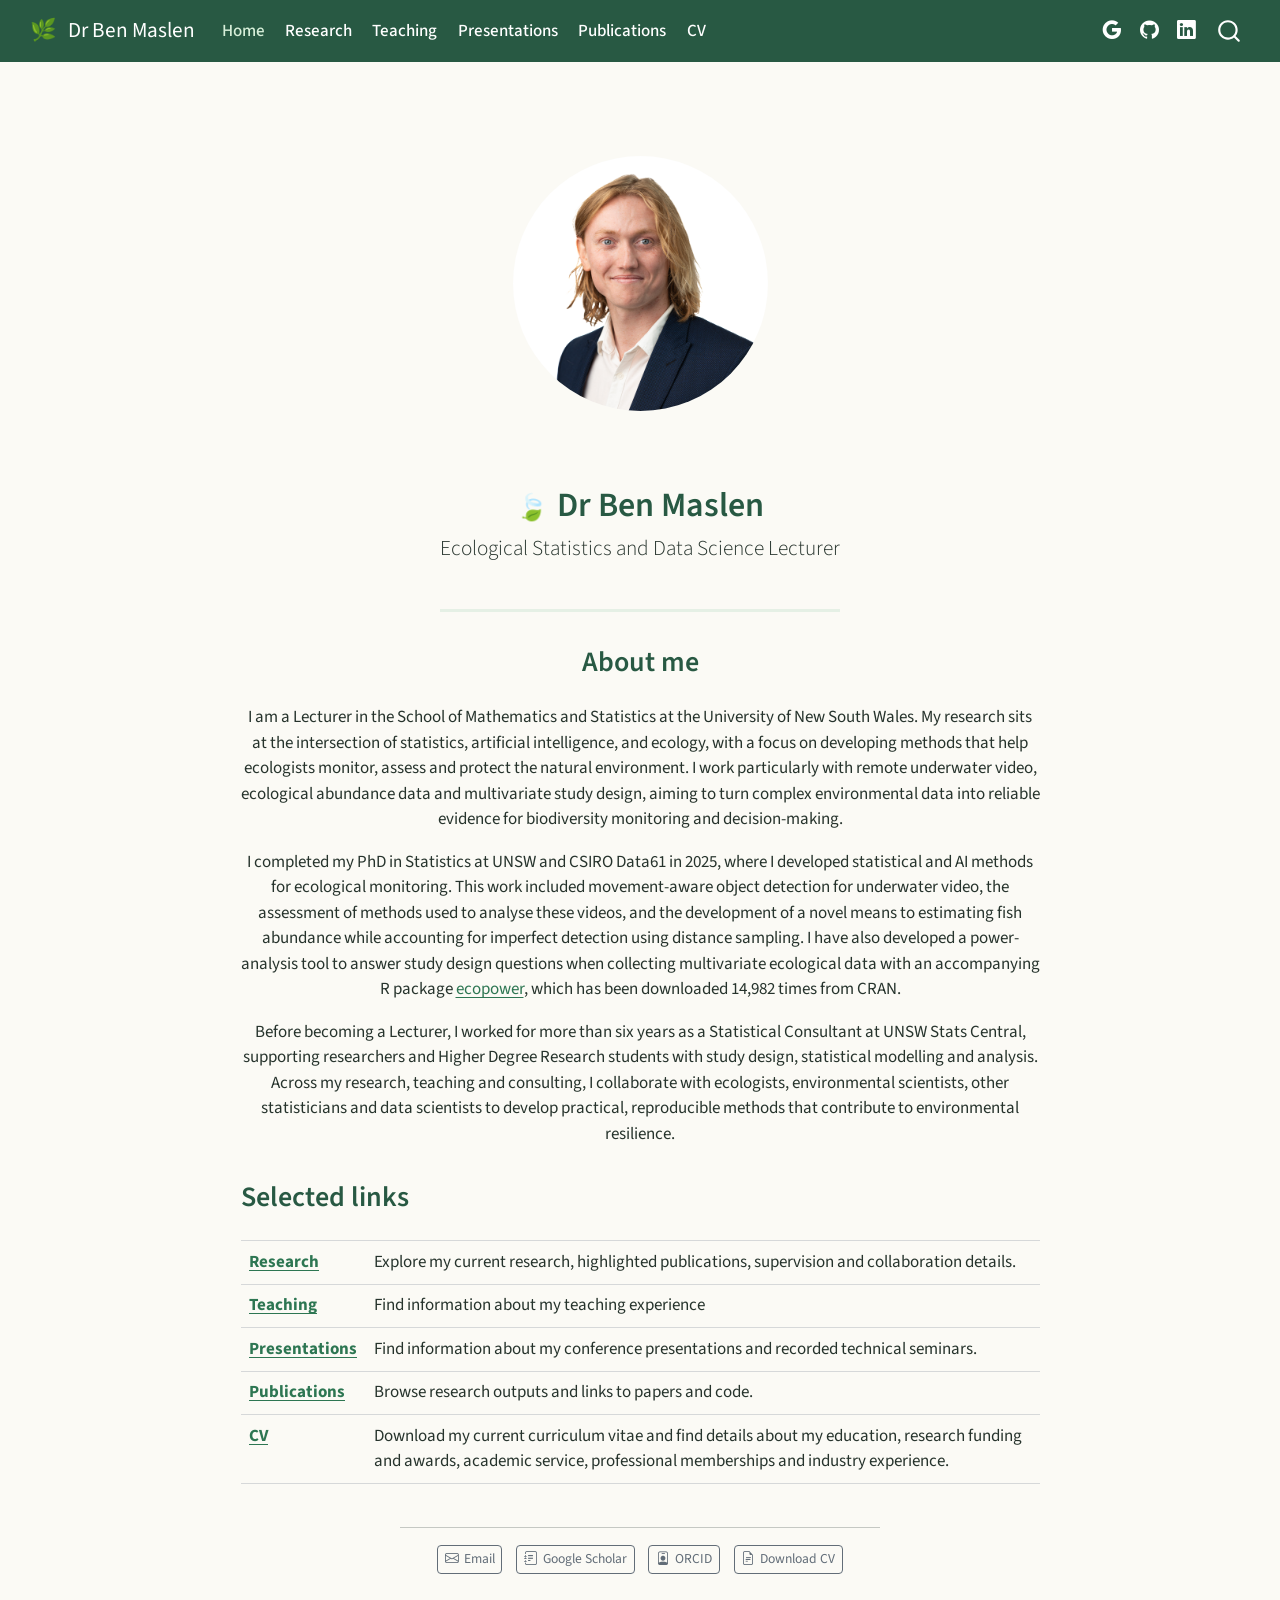
<file: docs/index.html>
<!DOCTYPE html>
<html xmlns="http://www.w3.org/1999/xhtml" lang="en" xml:lang="en"><head>

<meta charset="utf-8">
<meta name="generator" content="quarto-1.9.38">

<meta name="viewport" content="width=device-width, initial-scale=1.0, user-scalable=yes">


<title>Dr Ben Maslen</title>
<style>
/* Default styles provided by pandoc.
** See https://pandoc.org/MANUAL.html#variables-for-html for config info.
*/
code{white-space: pre-wrap;}
span.smallcaps{font-variant: small-caps;}
div.columns{display: flex; gap: min(4vw, 1.5em);}
div.column{flex: auto; overflow-x: auto;}
div.hanging-indent{margin-left: 1.5em; text-indent: -1.5em;}
ul.task-list{list-style: none;}
ul.task-list li input[type="checkbox"] {
  width: 0.8em;
  margin: 0 0.8em 0.2em -1em; /* quarto-specific, see https://github.com/quarto-dev/quarto-cli/issues/4556 */ 
  vertical-align: middle;
}
</style>


<script src="site_libs/quarto-nav/quarto-nav.js"></script>
<script src="site_libs/quarto-nav/headroom.min.js"></script>
<script src="site_libs/clipboard/clipboard.min.js"></script>
<script src="site_libs/quarto-search/autocomplete.umd.js"></script>
<script src="site_libs/quarto-search/fuse.min.js"></script>
<script src="site_libs/quarto-search/quarto-search.js"></script>
<meta name="quarto:offset" content="./">
<script src="site_libs/quarto-html/quarto.js" type="module"></script>
<script src="site_libs/quarto-html/tabsets/tabsets.js" type="module"></script>
<script src="site_libs/quarto-html/popper.min.js"></script>
<script src="site_libs/quarto-html/tippy.umd.min.js"></script>
<link href="site_libs/quarto-html/tippy.css" rel="stylesheet">
<link href="site_libs/quarto-html/quarto-syntax-highlighting-15634bcf2e68342d4ad2dfa704d543f6.css" rel="stylesheet" id="quarto-text-highlighting-styles">
<script src="site_libs/bootstrap/bootstrap.min.js"></script>
<link href="site_libs/bootstrap/bootstrap-icons.css" rel="stylesheet">
<link href="site_libs/bootstrap/bootstrap-5c2e602bc8fe40bd15e1d976b9a994fb.min.css" rel="stylesheet" append-hash="true" id="quarto-bootstrap" data-mode="light">
<script id="quarto-search-options" type="application/json">{
  "location": "navbar",
  "copy-button": false,
  "collapse-after": 3,
  "panel-placement": "end",
  "type": "overlay",
  "limit": 50,
  "keyboard-shortcut": [
    "f",
    "/",
    "s"
  ],
  "show-item-context": false,
  "language": {
    "search-no-results-text": "No results",
    "search-matching-documents-text": "matching documents",
    "search-copy-link-title": "Copy link to search",
    "search-hide-matches-text": "Hide additional matches",
    "search-more-match-text": "more match in this document",
    "search-more-matches-text": "more matches in this document",
    "search-clear-button-title": "Clear",
    "search-text-placeholder": "",
    "search-detached-cancel-button-title": "Cancel",
    "search-submit-button-title": "Submit",
    "search-label": "Search"
  }
}</script>
<script async="" src="https://www.googletagmanager.com/gtag/js?id=G-0R53RPE2TX"></script>

<script type="text/javascript">

window.dataLayer = window.dataLayer || [];
function gtag(){dataLayer.push(arguments);}
gtag('js', new Date());
gtag('config', 'G-0R53RPE2TX', { 'anonymize_ip': true});
</script>


<link rel="stylesheet" href="styles.css">
<meta property="og:title" content="Dr Ben Maslen">
<meta property="og:description" content="Ecological Statistics and Data Science Lecturer">
<meta property="og:site_name" content="Dr Ben Maslen">
<meta name="twitter:title" content="Dr Ben Maslen">
<meta name="twitter:description" content="Ecological Statistics and Data Science Lecturer">
<meta name="twitter:card" content="summary">
</head>

<body class="nav-fixed fullcontent quarto-light">

<div id="quarto-search-results"></div>
  <header id="quarto-header" class="headroom fixed-top">
    <nav class="navbar navbar-expand-lg " data-bs-theme="dark">
      <div class="navbar-container container-fluid">
      <div class="navbar-brand-container mx-auto">
    <a class="navbar-brand" href="./index.html">
    <span class="navbar-title">Dr Ben Maslen</span>
    </a>
  </div>
            <div id="quarto-search" class="" title="Search"></div>
          <button class="navbar-toggler" type="button" data-bs-toggle="collapse" data-bs-target="#navbarCollapse" aria-controls="navbarCollapse" role="menu" aria-expanded="false" aria-label="Toggle navigation" onclick="if (window.quartoToggleHeadroom) { window.quartoToggleHeadroom(); }">
  <span class="navbar-toggler-icon"></span>
</button>
          <div class="collapse navbar-collapse" id="navbarCollapse">
            <ul class="navbar-nav navbar-nav-scroll me-auto">
  <li class="nav-item">
    <a class="nav-link active" href="./index.html" aria-current="page"> 
<span class="menu-text">Home</span></a>
  </li>  
  <li class="nav-item">
    <a class="nav-link" href="./research.html"> 
<span class="menu-text">Research</span></a>
  </li>  
  <li class="nav-item">
    <a class="nav-link" href="./teaching.html"> 
<span class="menu-text">Teaching</span></a>
  </li>  
  <li class="nav-item">
    <a class="nav-link" href="./presentations.html"> 
<span class="menu-text">Presentations</span></a>
  </li>  
  <li class="nav-item">
    <a class="nav-link" href="./publications.html"> 
<span class="menu-text">Publications</span></a>
  </li>  
  <li class="nav-item">
    <a class="nav-link" href="./cv.html"> 
<span class="menu-text">CV</span></a>
  </li>  
</ul>
            <ul class="navbar-nav navbar-nav-scroll ms-auto">
  <li class="nav-item compact">
    <a class="nav-link" href="https://scholar.google.com/citations?user=YyoWad8AAAAJ&amp;hl=en"> <i class="bi bi-google" role="img" aria-label="Google Scholar">
</i> 
<span class="menu-text"></span></a>
  </li>  
  <li class="nav-item compact">
    <a class="nav-link" href="https://github.com/BenMaslen"> <i class="bi bi-github" role="img" aria-label="GitHub">
</i> 
<span class="menu-text"></span></a>
  </li>  
  <li class="nav-item compact">
    <a class="nav-link" href="https://www.linkedin.com/in/benjmaslen"> <i class="bi bi-linkedin" role="img" aria-label="LinkedIn">
</i> 
<span class="menu-text"></span></a>
  </li>  
</ul>
          </div> <!-- /navcollapse -->
            <div class="quarto-navbar-tools">
</div>
      </div> <!-- /container-fluid -->
    </nav>
</header>
<!-- content -->
<div id="quarto-content" class="quarto-container page-columns page-rows-contents page-layout-article page-navbar">
<!-- sidebar -->
<!-- margin-sidebar -->
    
<!-- main -->
<div class="quarto-about-jolla">
  <img src="profile.png" class="about-image
  round " style="height: 15em; width: 15em;">
 <header id="title-block-header" class="quarto-title-block default">
<div class="quarto-title">
<h1 class="title">Dr Ben Maslen</h1>
<p class="subtitle lead">Ecological Statistics and Data Science Lecturer</p>
</div>
<div class="quarto-title-meta">
  </div>
</header><main class="content" id="quarto-document-content">
<section id="about-me" class="level2">
<h2 data-anchor-id="about-me">About me</h2>
<p>I am a Lecturer in the School of Mathematics and Statistics at the University of New South Wales. My research sits at the intersection of statistics, artificial intelligence, and ecology, with a focus on developing methods that help ecologists monitor, assess and protect the natural environment. I work particularly with remote underwater video, ecological abundance data and multivariate study design, aiming to turn complex environmental data into reliable evidence for biodiversity monitoring and decision-making.</p>
<p>I completed my PhD in Statistics at UNSW and CSIRO Data61 in 2025, where I developed statistical and AI methods for ecological monitoring. This work included movement-aware object detection for underwater video, the assessment of methods used to analyse these videos, and the development of a novel means to estimating fish abundance while accounting for imperfect detection using distance sampling. I have also developed a power-analysis tool to answer study design questions when collecting multivariate ecological data with an accompanying R package <a href="https://cran.r-project.org/web/packages/ecopower/index.html">ecopower</a>, which has been downloaded 14,982 times from CRAN.</p>
<p>Before becoming a Lecturer, I worked for more than six years as a Statistical Consultant at UNSW Stats Central, supporting researchers and Higher Degree Research students with study design, statistical modelling and analysis. Across my research, teaching and consulting, I collaborate with ecologists, environmental scientists, other statisticians and data scientists to develop practical, reproducible methods that contribute to environmental resilience.</p>
</section>
<section id="selected-links" class="level2 left" style="text-align: left;">
<h2 data-anchor-id="selected-links">Selected links</h2>
<table class="caption-top table">
<tbody>
<tr class="odd">
<td style="text-align: left;"><a href="./research.html"><strong>Research</strong></a></td>
<td style="text-align: left;">Explore my current research, highlighted publications, supervision and collaboration details.</td>
</tr>
<tr class="even">
<td style="text-align: left;"><a href="./teaching.html"><strong>Teaching</strong></a></td>
<td style="text-align: left;">Find information about my teaching experience</td>
</tr>
<tr class="odd">
<td style="text-align: left;"><span style="white-space: nowrap;"> <a href="./presentations.html"><strong>Presentations</strong></a></span></td>
<td style="text-align: left;">Find information about my conference presentations and recorded technical seminars.</td>
</tr>
<tr class="even">
<td style="text-align: left;"><span style="white-space: nowrap;"> <a href="./publications.html"><strong>Publications</strong></a></span></td>
<td style="text-align: left;">Browse research outputs and links to papers and code.</td>
</tr>
<tr class="odd">
<td style="text-align: left;"><a href="./cv.html"><strong>CV</strong></a></td>
<td style="text-align: left;">Download my current curriculum vitae and find details about my education, research funding and awards, academic service, professional memberships and industry experience.</td>
</tr>
</tbody>
</table>
<!--
## News
**\[Month Year\]** — Add a short item about a new publication, conference presentation, grant or teaching initiative.-->
</section>


</main> 
  <hr class="about-sep">
   <div class="about-links">
  <a href="mailto:b.maslen@unsw.edu.au" class="about-link" rel="" target="">
    <i class="bi bi-envelope"></i>
     <span class="about-link-text">Email</span>
  </a>
  <a href="https://scholar.google.com/citations?user=YyoWad8AAAAJ&amp;hl=en" class="about-link" rel="" target="">
    <i class="bi bi-journal-text"></i>
     <span class="about-link-text">Google Scholar</span>
  </a>
  <a href="https://orcid.org/0000-0003-3475-6247" class="about-link" rel="" target="">
    <i class="bi bi-person-badge"></i>
     <span class="about-link-text">ORCID</span>
  </a>
  <a href="/cv.pdf" class="about-link" rel="" target="">
    <i class="bi bi-file-earmark-text"></i>
     <span class="about-link-text">Download CV</span>
  </a>
</div>
</div>
 <!-- /main -->
<script id="quarto-html-after-body" type="application/javascript">
  window.document.addEventListener("DOMContentLoaded", function (event) {
    const isCodeAnnotation = (el) => {
      for (const clz of el.classList) {
        if (clz.startsWith('code-annotation-')) {                     
          return true;
        }
      }
      return false;
    }
    const onCopySuccess = function(e) {
      // button target
      const button = e.trigger;
      // don't keep focus
      button.blur();
      // flash "checked"
      button.classList.add('code-copy-button-checked');
      var currentTitle = button.getAttribute("title");
      button.setAttribute("title", "Copied!");
      let tooltip;
      if (window.bootstrap) {
        button.setAttribute("data-bs-toggle", "tooltip");
        button.setAttribute("data-bs-placement", "left");
        button.setAttribute("data-bs-title", "Copied!");
        tooltip = new bootstrap.Tooltip(button, 
          { trigger: "manual", 
            customClass: "code-copy-button-tooltip",
            offset: [0, -8]});
        tooltip.show();    
      }
      setTimeout(function() {
        if (tooltip) {
          tooltip.hide();
          button.removeAttribute("data-bs-title");
          button.removeAttribute("data-bs-toggle");
          button.removeAttribute("data-bs-placement");
        }
        button.setAttribute("title", currentTitle);
        button.classList.remove('code-copy-button-checked');
      }, 1000);
      // clear code selection
      e.clearSelection();
    }
    const getTextToCopy = function(trigger) {
      const outerScaffold = trigger.parentElement.cloneNode(true);
      const codeEl = outerScaffold.querySelector('code');
      for (const childEl of codeEl.children) {
        if (isCodeAnnotation(childEl)) {
          childEl.remove();
        }
      }
      return codeEl.innerText;
    }
    const clipboard = new window.ClipboardJS('.code-copy-button:not([data-in-quarto-modal])', {
      text: getTextToCopy
    });
    clipboard.on('success', onCopySuccess);
    if (window.document.getElementById('quarto-embedded-source-code-modal')) {
      const clipboardModal = new window.ClipboardJS('.code-copy-button[data-in-quarto-modal]', {
        text: getTextToCopy,
        container: window.document.getElementById('quarto-embedded-source-code-modal')
      });
      clipboardModal.on('success', onCopySuccess);
    }
      var localhostRegex = new RegExp(/^(?:http|https):\/\/localhost\:?[0-9]*\//);
      var mailtoRegex = new RegExp(/^mailto:/);
        var filterRegex = new RegExp("https:\/\/BenMaslen\.github\.io");
      var isInternal = (href) => {
          return filterRegex.test(href) || localhostRegex.test(href) || mailtoRegex.test(href);
      }
      // Inspect non-navigation links and adorn them if external
     var links = window.document.querySelectorAll('a[href]:not(.nav-link):not(.navbar-brand):not(.toc-action):not(.sidebar-link):not(.sidebar-item-toggle):not(.pagination-link):not(.no-external):not([aria-hidden]):not(.dropdown-item):not(.quarto-navigation-tool):not(.about-link)');
      for (var i=0; i<links.length; i++) {
        const link = links[i];
        if (!isInternal(link.href)) {
          // undo the damage that might have been done by quarto-nav.js in the case of
          // links that we want to consider external
          if (link.dataset.originalHref !== undefined) {
            link.href = link.dataset.originalHref;
          }
        }
      }
    function tippyHover(el, contentFn, onTriggerFn, onUntriggerFn) {
      const config = {
        allowHTML: true,
        maxWidth: 500,
        delay: 100,
        arrow: false,
        appendTo: function(el) {
            return el.parentElement;
        },
        interactive: true,
        interactiveBorder: 10,
        theme: 'quarto',
        placement: 'bottom-start',
      };
      if (contentFn) {
        config.content = contentFn;
      }
      if (onTriggerFn) {
        config.onTrigger = onTriggerFn;
      }
      if (onUntriggerFn) {
        config.onUntrigger = onUntriggerFn;
      }
      window.tippy(el, config); 
    }
    const noterefs = window.document.querySelectorAll('a[role="doc-noteref"]');
    for (var i=0; i<noterefs.length; i++) {
      const ref = noterefs[i];
      tippyHover(ref, function() {
        // use id or data attribute instead here
        let href = ref.getAttribute('data-footnote-href') || ref.getAttribute('href');
        try { href = new URL(href).hash; } catch {}
        const id = href.replace(/^#\/?/, "");
        const note = window.document.getElementById(id);
        if (note) {
          return note.innerHTML;
        } else {
          return "";
        }
      });
    }
    const xrefs = window.document.querySelectorAll('a.quarto-xref');
    const processXRef = (id, note) => {
      // Strip column container classes
      const stripColumnClz = (el) => {
        el.classList.remove("page-full", "page-columns");
        if (el.children) {
          for (const child of el.children) {
            stripColumnClz(child);
          }
        }
      }
      stripColumnClz(note)
      if (id === null || id.startsWith('sec-')) {
        // Special case sections, only their first couple elements
        const container = document.createElement("div");
        if (note.children && note.children.length > 2) {
          container.appendChild(note.children[0].cloneNode(true));
          for (let i = 1; i < note.children.length; i++) {
            const child = note.children[i];
            if (child.tagName === "P" && child.innerText === "") {
              continue;
            } else {
              container.appendChild(child.cloneNode(true));
              break;
            }
          }
          if (window.Quarto?.typesetMath) {
            window.Quarto.typesetMath(container);
          }
          return container.innerHTML
        } else {
          if (window.Quarto?.typesetMath) {
            window.Quarto.typesetMath(note);
          }
          return note.innerHTML;
        }
      } else {
        // Remove any anchor links if they are present
        const anchorLink = note.querySelector('a.anchorjs-link');
        if (anchorLink) {
          anchorLink.remove();
        }
        if (window.Quarto?.typesetMath) {
          window.Quarto.typesetMath(note);
        }
        if (note.classList.contains("callout")) {
          return note.outerHTML;
        } else {
          return note.innerHTML;
        }
      }
    }
    for (var i=0; i<xrefs.length; i++) {
      const xref = xrefs[i];
      tippyHover(xref, undefined, function(instance) {
        instance.disable();
        let url = xref.getAttribute('href');
        let hash = undefined; 
        if (url.startsWith('#')) {
          hash = url;
        } else {
          try { hash = new URL(url).hash; } catch {}
        }
        if (hash) {
          const id = hash.replace(/^#\/?/, "");
          const note = window.document.getElementById(id);
          if (note !== null) {
            try {
              const html = processXRef(id, note.cloneNode(true));
              instance.setContent(html);
            } finally {
              instance.enable();
              instance.show();
            }
          } else {
            // See if we can fetch this
            fetch(url.split('#')[0])
            .then(res => res.text())
            .then(html => {
              const parser = new DOMParser();
              const htmlDoc = parser.parseFromString(html, "text/html");
              const note = htmlDoc.getElementById(id);
              if (note !== null) {
                const html = processXRef(id, note);
                instance.setContent(html);
              } 
            }).finally(() => {
              instance.enable();
              instance.show();
            });
          }
        } else {
          // See if we can fetch a full url (with no hash to target)
          // This is a special case and we should probably do some content thinning / targeting
          fetch(url)
          .then(res => res.text())
          .then(html => {
            const parser = new DOMParser();
            const htmlDoc = parser.parseFromString(html, "text/html");
            const note = htmlDoc.querySelector('main.content');
            if (note !== null) {
              // This should only happen for chapter cross references
              // (since there is no id in the URL)
              // remove the first header
              if (note.children.length > 0 && note.children[0].tagName === "HEADER") {
                note.children[0].remove();
              }
              const html = processXRef(null, note);
              instance.setContent(html);
            } 
          }).finally(() => {
            instance.enable();
            instance.show();
          });
        }
      }, function(instance) {
      });
    }
        let selectedAnnoteEl;
        const selectorForAnnotation = ( cell, annotation) => {
          let cellAttr = 'data-code-cell="' + cell + '"';
          let lineAttr = 'data-code-annotation="' +  annotation + '"';
          const selector = 'span[' + cellAttr + '][' + lineAttr + ']';
          return selector;
        }
        const selectCodeLines = (annoteEl) => {
          const doc = window.document;
          const targetCell = annoteEl.getAttribute("data-target-cell");
          const targetAnnotation = annoteEl.getAttribute("data-target-annotation");
          const annoteSpan = window.document.querySelector(selectorForAnnotation(targetCell, targetAnnotation));
          const lines = annoteSpan.getAttribute("data-code-lines").split(",");
          const lineIds = lines.map((line) => {
            return targetCell + "-" + line;
          })
          let top = null;
          let height = null;
          let parent = null;
          if (lineIds.length > 0) {
              //compute the position of the single el (top and bottom and make a div)
              const el = window.document.getElementById(lineIds[0]);
              top = el.offsetTop;
              height = el.offsetHeight;
              parent = el.parentElement.parentElement;
            if (lineIds.length > 1) {
              const lastEl = window.document.getElementById(lineIds[lineIds.length - 1]);
              const bottom = lastEl.offsetTop + lastEl.offsetHeight;
              height = bottom - top;
            }
            if (top !== null && height !== null && parent !== null) {
              // cook up a div (if necessary) and position it 
              let div = window.document.getElementById("code-annotation-line-highlight");
              if (div === null) {
                div = window.document.createElement("div");
                div.setAttribute("id", "code-annotation-line-highlight");
                div.style.position = 'absolute';
                parent.appendChild(div);
              }
              div.style.top = top - 2 + "px";
              div.style.height = height + 4 + "px";
              div.style.left = 0;
              let gutterDiv = window.document.getElementById("code-annotation-line-highlight-gutter");
              if (gutterDiv === null) {
                gutterDiv = window.document.createElement("div");
                gutterDiv.setAttribute("id", "code-annotation-line-highlight-gutter");
                gutterDiv.style.position = 'absolute';
                const codeCell = window.document.getElementById(targetCell);
                const gutter = codeCell.querySelector('.code-annotation-gutter');
                gutter.appendChild(gutterDiv);
              }
              gutterDiv.style.top = top - 2 + "px";
              gutterDiv.style.height = height + 4 + "px";
            }
            selectedAnnoteEl = annoteEl;
          }
        };
        const unselectCodeLines = () => {
          const elementsIds = ["code-annotation-line-highlight", "code-annotation-line-highlight-gutter"];
          elementsIds.forEach((elId) => {
            const div = window.document.getElementById(elId);
            if (div) {
              div.remove();
            }
          });
          selectedAnnoteEl = undefined;
        };
          // Handle positioning of the toggle
      window.addEventListener(
        "resize",
        throttle(() => {
          elRect = undefined;
          if (selectedAnnoteEl) {
            selectCodeLines(selectedAnnoteEl);
          }
        }, 10)
      );
      function throttle(fn, ms) {
      let throttle = false;
      let timer;
        return (...args) => {
          if(!throttle) { // first call gets through
              fn.apply(this, args);
              throttle = true;
          } else { // all the others get throttled
              if(timer) clearTimeout(timer); // cancel #2
              timer = setTimeout(() => {
                fn.apply(this, args);
                timer = throttle = false;
              }, ms);
          }
        };
      }
        // Attach click handler to the DT
        const annoteDls = window.document.querySelectorAll('dt[data-target-cell]');
        for (const annoteDlNode of annoteDls) {
          annoteDlNode.addEventListener('click', (event) => {
            const clickedEl = event.target;
            if (clickedEl !== selectedAnnoteEl) {
              unselectCodeLines();
              const activeEl = window.document.querySelector('dt[data-target-cell].code-annotation-active');
              if (activeEl) {
                activeEl.classList.remove('code-annotation-active');
              }
              selectCodeLines(clickedEl);
              clickedEl.classList.add('code-annotation-active');
            } else {
              // Unselect the line
              unselectCodeLines();
              clickedEl.classList.remove('code-annotation-active');
            }
          });
        }
    const findCites = (el) => {
      const parentEl = el.parentElement;
      if (parentEl) {
        const cites = parentEl.dataset.cites;
        if (cites) {
          return {
            el,
            cites: cites.split(' ')
          };
        } else {
          return findCites(el.parentElement)
        }
      } else {
        return undefined;
      }
    };
    var bibliorefs = window.document.querySelectorAll('a[role="doc-biblioref"]');
    for (var i=0; i<bibliorefs.length; i++) {
      const ref = bibliorefs[i];
      const citeInfo = findCites(ref);
      if (citeInfo) {
        tippyHover(citeInfo.el, function() {
          var popup = window.document.createElement('div');
          citeInfo.cites.forEach(function(cite) {
            var citeDiv = window.document.createElement('div');
            citeDiv.classList.add('hanging-indent');
            citeDiv.classList.add('csl-entry');
            var biblioDiv = window.document.getElementById('ref-' + cite);
            if (biblioDiv) {
              citeDiv.innerHTML = biblioDiv.innerHTML;
            }
            popup.appendChild(citeDiv);
          });
          return popup.innerHTML;
        });
      }
    }
  });
  </script>
</div> <!-- /content -->




</body></html>
</file>
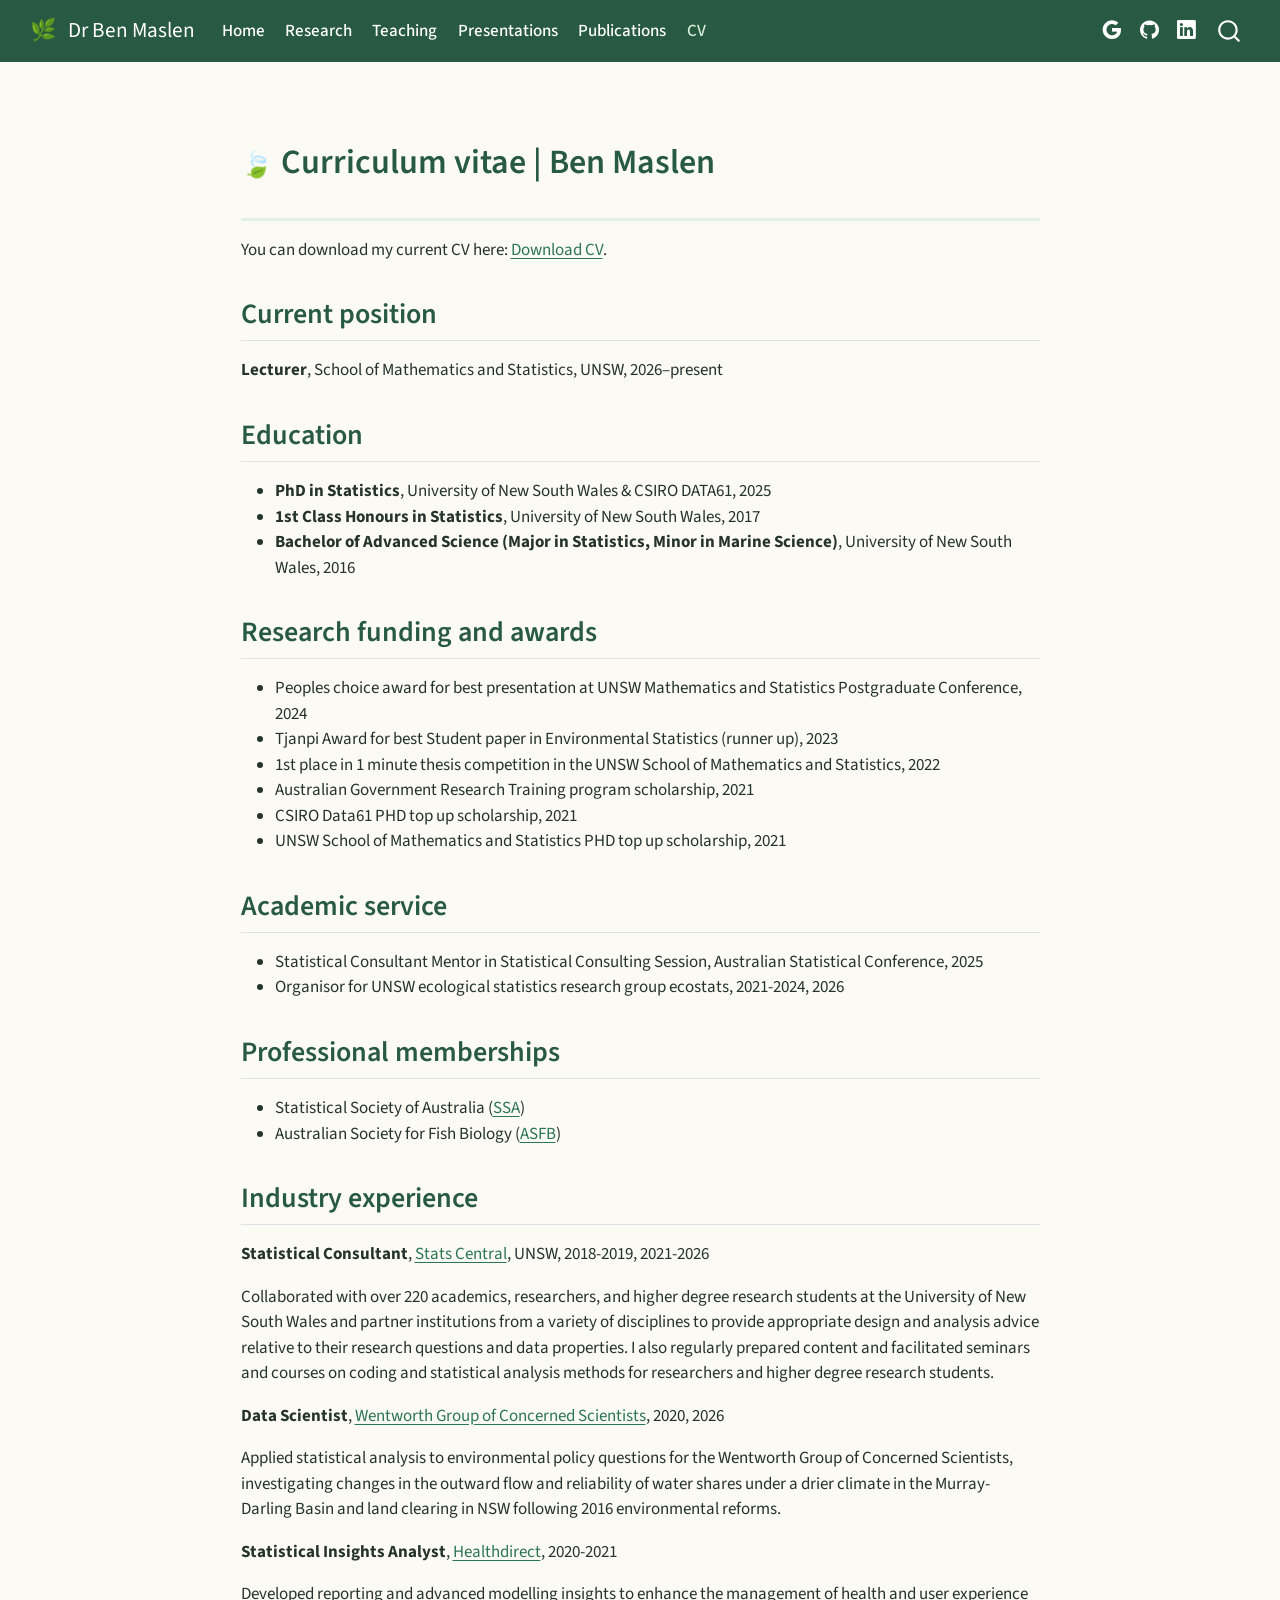
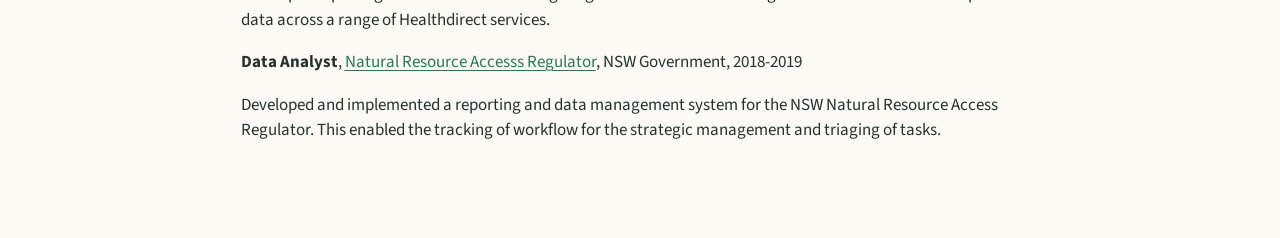
<file: docs/cv.html>
<!DOCTYPE html>
<html xmlns="http://www.w3.org/1999/xhtml" lang="en" xml:lang="en"><head>

<meta charset="utf-8">
<meta name="generator" content="quarto-1.9.38">

<meta name="viewport" content="width=device-width, initial-scale=1.0, user-scalable=yes">


<title>Curriculum vitae | Ben Maslen – Dr Ben Maslen</title>
<style>
/* Default styles provided by pandoc.
** See https://pandoc.org/MANUAL.html#variables-for-html for config info.
*/
code{white-space: pre-wrap;}
span.smallcaps{font-variant: small-caps;}
div.columns{display: flex; gap: min(4vw, 1.5em);}
div.column{flex: auto; overflow-x: auto;}
div.hanging-indent{margin-left: 1.5em; text-indent: -1.5em;}
ul.task-list{list-style: none;}
ul.task-list li input[type="checkbox"] {
  width: 0.8em;
  margin: 0 0.8em 0.2em -1em; /* quarto-specific, see https://github.com/quarto-dev/quarto-cli/issues/4556 */ 
  vertical-align: middle;
}
</style>


<script src="site_libs/quarto-nav/quarto-nav.js"></script>
<script src="site_libs/quarto-nav/headroom.min.js"></script>
<script src="site_libs/clipboard/clipboard.min.js"></script>
<script src="site_libs/quarto-search/autocomplete.umd.js"></script>
<script src="site_libs/quarto-search/fuse.min.js"></script>
<script src="site_libs/quarto-search/quarto-search.js"></script>
<meta name="quarto:offset" content="./">
<script src="site_libs/quarto-html/quarto.js" type="module"></script>
<script src="site_libs/quarto-html/tabsets/tabsets.js" type="module"></script>
<script src="site_libs/quarto-html/popper.min.js"></script>
<script src="site_libs/quarto-html/tippy.umd.min.js"></script>
<script src="site_libs/quarto-html/anchor.min.js"></script>
<link href="site_libs/quarto-html/tippy.css" rel="stylesheet">
<link href="site_libs/quarto-html/quarto-syntax-highlighting-15634bcf2e68342d4ad2dfa704d543f6.css" rel="stylesheet" id="quarto-text-highlighting-styles">
<script src="site_libs/bootstrap/bootstrap.min.js"></script>
<link href="site_libs/bootstrap/bootstrap-icons.css" rel="stylesheet">
<link href="site_libs/bootstrap/bootstrap-5c2e602bc8fe40bd15e1d976b9a994fb.min.css" rel="stylesheet" append-hash="true" id="quarto-bootstrap" data-mode="light">
<script id="quarto-search-options" type="application/json">{
  "location": "navbar",
  "copy-button": false,
  "collapse-after": 3,
  "panel-placement": "end",
  "type": "overlay",
  "limit": 50,
  "keyboard-shortcut": [
    "f",
    "/",
    "s"
  ],
  "show-item-context": false,
  "language": {
    "search-no-results-text": "No results",
    "search-matching-documents-text": "matching documents",
    "search-copy-link-title": "Copy link to search",
    "search-hide-matches-text": "Hide additional matches",
    "search-more-match-text": "more match in this document",
    "search-more-matches-text": "more matches in this document",
    "search-clear-button-title": "Clear",
    "search-text-placeholder": "",
    "search-detached-cancel-button-title": "Cancel",
    "search-submit-button-title": "Submit",
    "search-label": "Search"
  }
}</script>
<script async="" src="https://www.googletagmanager.com/gtag/js?id=G-0R53RPE2TX"></script>

<script type="text/javascript">

window.dataLayer = window.dataLayer || [];
function gtag(){dataLayer.push(arguments);}
gtag('js', new Date());
gtag('config', 'G-0R53RPE2TX', { 'anonymize_ip': true});
</script>


<link rel="stylesheet" href="styles.css">
<meta property="og:title" content="Curriculum vitae | Ben Maslen – Dr Ben Maslen">
<meta property="og:description" content="Personal academic website of Ben Maslen, a statistics lecturer and researcher.">
<meta property="og:site_name" content="Dr Ben Maslen">
<meta name="twitter:title" content="Curriculum vitae | Ben Maslen – Dr Ben Maslen">
<meta name="twitter:description" content="Personal academic website of Ben Maslen, a statistics lecturer and researcher.">
<meta name="twitter:card" content="summary">
</head>

<body class="nav-fixed fullcontent quarto-light">

<div id="quarto-search-results"></div>
  <header id="quarto-header" class="headroom fixed-top">
    <nav class="navbar navbar-expand-lg " data-bs-theme="dark">
      <div class="navbar-container container-fluid">
      <div class="navbar-brand-container mx-auto">
    <a class="navbar-brand" href="./index.html">
    <span class="navbar-title">Dr Ben Maslen</span>
    </a>
  </div>
            <div id="quarto-search" class="" title="Search"></div>
          <button class="navbar-toggler" type="button" data-bs-toggle="collapse" data-bs-target="#navbarCollapse" aria-controls="navbarCollapse" role="menu" aria-expanded="false" aria-label="Toggle navigation" onclick="if (window.quartoToggleHeadroom) { window.quartoToggleHeadroom(); }">
  <span class="navbar-toggler-icon"></span>
</button>
          <div class="collapse navbar-collapse" id="navbarCollapse">
            <ul class="navbar-nav navbar-nav-scroll me-auto">
  <li class="nav-item">
    <a class="nav-link" href="./index.html"> 
<span class="menu-text">Home</span></a>
  </li>  
  <li class="nav-item">
    <a class="nav-link" href="./research.html"> 
<span class="menu-text">Research</span></a>
  </li>  
  <li class="nav-item">
    <a class="nav-link" href="./teaching.html"> 
<span class="menu-text">Teaching</span></a>
  </li>  
  <li class="nav-item">
    <a class="nav-link" href="./presentations.html"> 
<span class="menu-text">Presentations</span></a>
  </li>  
  <li class="nav-item">
    <a class="nav-link" href="./publications.html"> 
<span class="menu-text">Publications</span></a>
  </li>  
  <li class="nav-item">
    <a class="nav-link active" href="./cv.html" aria-current="page"> 
<span class="menu-text">CV</span></a>
  </li>  
</ul>
            <ul class="navbar-nav navbar-nav-scroll ms-auto">
  <li class="nav-item compact">
    <a class="nav-link" href="https://scholar.google.com/citations?user=YyoWad8AAAAJ&amp;hl=en"> <i class="bi bi-google" role="img" aria-label="Google Scholar">
</i> 
<span class="menu-text"></span></a>
  </li>  
  <li class="nav-item compact">
    <a class="nav-link" href="https://github.com/BenMaslen"> <i class="bi bi-github" role="img" aria-label="GitHub">
</i> 
<span class="menu-text"></span></a>
  </li>  
  <li class="nav-item compact">
    <a class="nav-link" href="https://www.linkedin.com/in/benjmaslen"> <i class="bi bi-linkedin" role="img" aria-label="LinkedIn">
</i> 
<span class="menu-text"></span></a>
  </li>  
</ul>
          </div> <!-- /navcollapse -->
            <div class="quarto-navbar-tools">
</div>
      </div> <!-- /container-fluid -->
    </nav>
</header>
<!-- content -->
<div id="quarto-content" class="quarto-container page-columns page-rows-contents page-layout-article page-navbar">
<!-- sidebar -->
<!-- margin-sidebar -->
    
<!-- main -->
<main class="content" id="quarto-document-content">

<header id="title-block-header" class="quarto-title-block default">
<div class="quarto-title">
<h1 class="title">Curriculum vitae | Ben Maslen</h1>
</div>



<div class="quarto-title-meta">

    
  
    
  </div>
  


</header>


<p>You can download my current CV here: <a href="cv.pdf">Download CV</a>.</p>
<section id="current-position" class="level2">
<h2 class="anchored" data-anchor-id="current-position">Current position</h2>
<p><strong>Lecturer</strong>, School of Mathematics and Statistics, UNSW, 2026–present</p>
</section>
<section id="education" class="level2">
<h2 class="anchored" data-anchor-id="education">Education</h2>
<ul>
<li><strong>PhD in Statistics</strong>, University of New South Wales &amp; CSIRO DATA61, 2025</li>
<li><strong>1st Class Honours in Statistics</strong>, University of New South Wales, 2017</li>
<li><strong>Bachelor of Advanced Science (Major in Statistics, Minor in Marine Science)</strong>, University of New South Wales, 2016</li>
</ul>
</section>
<section id="research-funding-and-awards" class="level2">
<h2 class="anchored" data-anchor-id="research-funding-and-awards">Research funding and awards</h2>
<ul>
<li>Peoples choice award for best presentation at UNSW Mathematics and Statistics Postgraduate Conference, 2024</li>
<li>Tjanpi Award for best Student paper in Environmental Statistics (runner up), 2023</li>
<li>1st place in 1 minute thesis competition in the UNSW School of Mathematics and Statistics, 2022</li>
<li>Australian Government Research Training program scholarship, 2021</li>
<li>CSIRO Data61 PHD top up scholarship, 2021</li>
<li>UNSW School of Mathematics and Statistics PHD top up scholarship, 2021</li>
</ul>
</section>
<section id="academic-service" class="level2">
<h2 class="anchored" data-anchor-id="academic-service">Academic service</h2>
<ul>
<li>Statistical Consultant Mentor in Statistical Consulting Session, Australian Statistical Conference, 2025</li>
<li>Organisor for UNSW ecological statistics research group ecostats, 2021-2024, 2026</li>
</ul>
</section>
<section id="professional-memberships" class="level2">
<h2 class="anchored" data-anchor-id="professional-memberships">Professional memberships</h2>
<ul>
<li>Statistical Society of Australia (<a href="https://www.statsoc.org.au/">SSA</a>)</li>
<li>Australian Society for Fish Biology (<a href="https://www.asfb.org.au/">ASFB</a>)</li>
</ul>
</section>
<section id="industry-experience" class="level2">
<h2 class="anchored" data-anchor-id="industry-experience">Industry experience</h2>
<p><strong>Statistical Consultant</strong>, <a href="https://www.unsw.edu.au/research/facilities-and-infrastructure/find-a-facility/stats-central">Stats Central</a>, UNSW, 2018-2019, 2021-2026</p>
<p>Collaborated with over 220 academics, researchers, and higher degree research students at the University of New South Wales and partner institutions from a variety of disciplines to provide appropriate design and analysis advice relative to their research questions and data properties. I also regularly prepared content and facilitated seminars and courses on coding and statistical analysis methods for researchers and higher degree research students.</p>
<p><strong>Data Scientist</strong>, <a href="https://wentworthgroup.org/">Wentworth Group of Concerned Scientists</a>, 2020, 2026</p>
<p>Applied statistical analysis to environmental policy questions for the Wentworth Group of Concerned Scientists, investigating changes in the outward flow and reliability of water shares under a drier climate in the Murray-Darling Basin and land clearing in NSW following 2016 environmental reforms.</p>
<p><strong>Statistical Insights Analyst</strong>, <a href="https://www.healthdirect.gov.au/">Healthdirect</a>, 2020-2021</p>
<p>Developed reporting and advanced modelling insights to enhance the management of health and user experience data across a range of Healthdirect services.</p>
<p><strong>Data Analyst</strong>, <a href="https://www.nrar.nsw.gov.au/">Natural Resource Accesss Regulator</a>, NSW Government, 2018-2019</p>
<p>Developed and implemented a reporting and data management system for the NSW Natural Resource Access Regulator. This enabled the tracking of workflow for the strategic management and triaging of tasks.</p>


</section>

</main> <!-- /main -->
<script id="quarto-html-after-body" type="application/javascript">
  window.document.addEventListener("DOMContentLoaded", function (event) {
    const icon = "";
    const anchorJS = new window.AnchorJS();
    anchorJS.options = {
      placement: 'right',
      icon: icon
    };
    anchorJS.add('.anchored');
    const isCodeAnnotation = (el) => {
      for (const clz of el.classList) {
        if (clz.startsWith('code-annotation-')) {                     
          return true;
        }
      }
      return false;
    }
    const onCopySuccess = function(e) {
      // button target
      const button = e.trigger;
      // don't keep focus
      button.blur();
      // flash "checked"
      button.classList.add('code-copy-button-checked');
      var currentTitle = button.getAttribute("title");
      button.setAttribute("title", "Copied!");
      let tooltip;
      if (window.bootstrap) {
        button.setAttribute("data-bs-toggle", "tooltip");
        button.setAttribute("data-bs-placement", "left");
        button.setAttribute("data-bs-title", "Copied!");
        tooltip = new bootstrap.Tooltip(button, 
          { trigger: "manual", 
            customClass: "code-copy-button-tooltip",
            offset: [0, -8]});
        tooltip.show();    
      }
      setTimeout(function() {
        if (tooltip) {
          tooltip.hide();
          button.removeAttribute("data-bs-title");
          button.removeAttribute("data-bs-toggle");
          button.removeAttribute("data-bs-placement");
        }
        button.setAttribute("title", currentTitle);
        button.classList.remove('code-copy-button-checked');
      }, 1000);
      // clear code selection
      e.clearSelection();
    }
    const getTextToCopy = function(trigger) {
      const outerScaffold = trigger.parentElement.cloneNode(true);
      const codeEl = outerScaffold.querySelector('code');
      for (const childEl of codeEl.children) {
        if (isCodeAnnotation(childEl)) {
          childEl.remove();
        }
      }
      return codeEl.innerText;
    }
    const clipboard = new window.ClipboardJS('.code-copy-button:not([data-in-quarto-modal])', {
      text: getTextToCopy
    });
    clipboard.on('success', onCopySuccess);
    if (window.document.getElementById('quarto-embedded-source-code-modal')) {
      const clipboardModal = new window.ClipboardJS('.code-copy-button[data-in-quarto-modal]', {
        text: getTextToCopy,
        container: window.document.getElementById('quarto-embedded-source-code-modal')
      });
      clipboardModal.on('success', onCopySuccess);
    }
      var localhostRegex = new RegExp(/^(?:http|https):\/\/localhost\:?[0-9]*\//);
      var mailtoRegex = new RegExp(/^mailto:/);
        var filterRegex = new RegExp("https:\/\/BenMaslen\.github\.io");
      var isInternal = (href) => {
          return filterRegex.test(href) || localhostRegex.test(href) || mailtoRegex.test(href);
      }
      // Inspect non-navigation links and adorn them if external
     var links = window.document.querySelectorAll('a[href]:not(.nav-link):not(.navbar-brand):not(.toc-action):not(.sidebar-link):not(.sidebar-item-toggle):not(.pagination-link):not(.no-external):not([aria-hidden]):not(.dropdown-item):not(.quarto-navigation-tool):not(.about-link)');
      for (var i=0; i<links.length; i++) {
        const link = links[i];
        if (!isInternal(link.href)) {
          // undo the damage that might have been done by quarto-nav.js in the case of
          // links that we want to consider external
          if (link.dataset.originalHref !== undefined) {
            link.href = link.dataset.originalHref;
          }
        }
      }
    function tippyHover(el, contentFn, onTriggerFn, onUntriggerFn) {
      const config = {
        allowHTML: true,
        maxWidth: 500,
        delay: 100,
        arrow: false,
        appendTo: function(el) {
            return el.parentElement;
        },
        interactive: true,
        interactiveBorder: 10,
        theme: 'quarto',
        placement: 'bottom-start',
      };
      if (contentFn) {
        config.content = contentFn;
      }
      if (onTriggerFn) {
        config.onTrigger = onTriggerFn;
      }
      if (onUntriggerFn) {
        config.onUntrigger = onUntriggerFn;
      }
      window.tippy(el, config); 
    }
    const noterefs = window.document.querySelectorAll('a[role="doc-noteref"]');
    for (var i=0; i<noterefs.length; i++) {
      const ref = noterefs[i];
      tippyHover(ref, function() {
        // use id or data attribute instead here
        let href = ref.getAttribute('data-footnote-href') || ref.getAttribute('href');
        try { href = new URL(href).hash; } catch {}
        const id = href.replace(/^#\/?/, "");
        const note = window.document.getElementById(id);
        if (note) {
          return note.innerHTML;
        } else {
          return "";
        }
      });
    }
    const xrefs = window.document.querySelectorAll('a.quarto-xref');
    const processXRef = (id, note) => {
      // Strip column container classes
      const stripColumnClz = (el) => {
        el.classList.remove("page-full", "page-columns");
        if (el.children) {
          for (const child of el.children) {
            stripColumnClz(child);
          }
        }
      }
      stripColumnClz(note)
      if (id === null || id.startsWith('sec-')) {
        // Special case sections, only their first couple elements
        const container = document.createElement("div");
        if (note.children && note.children.length > 2) {
          container.appendChild(note.children[0].cloneNode(true));
          for (let i = 1; i < note.children.length; i++) {
            const child = note.children[i];
            if (child.tagName === "P" && child.innerText === "") {
              continue;
            } else {
              container.appendChild(child.cloneNode(true));
              break;
            }
          }
          if (window.Quarto?.typesetMath) {
            window.Quarto.typesetMath(container);
          }
          return container.innerHTML
        } else {
          if (window.Quarto?.typesetMath) {
            window.Quarto.typesetMath(note);
          }
          return note.innerHTML;
        }
      } else {
        // Remove any anchor links if they are present
        const anchorLink = note.querySelector('a.anchorjs-link');
        if (anchorLink) {
          anchorLink.remove();
        }
        if (window.Quarto?.typesetMath) {
          window.Quarto.typesetMath(note);
        }
        if (note.classList.contains("callout")) {
          return note.outerHTML;
        } else {
          return note.innerHTML;
        }
      }
    }
    for (var i=0; i<xrefs.length; i++) {
      const xref = xrefs[i];
      tippyHover(xref, undefined, function(instance) {
        instance.disable();
        let url = xref.getAttribute('href');
        let hash = undefined; 
        if (url.startsWith('#')) {
          hash = url;
        } else {
          try { hash = new URL(url).hash; } catch {}
        }
        if (hash) {
          const id = hash.replace(/^#\/?/, "");
          const note = window.document.getElementById(id);
          if (note !== null) {
            try {
              const html = processXRef(id, note.cloneNode(true));
              instance.setContent(html);
            } finally {
              instance.enable();
              instance.show();
            }
          } else {
            // See if we can fetch this
            fetch(url.split('#')[0])
            .then(res => res.text())
            .then(html => {
              const parser = new DOMParser();
              const htmlDoc = parser.parseFromString(html, "text/html");
              const note = htmlDoc.getElementById(id);
              if (note !== null) {
                const html = processXRef(id, note);
                instance.setContent(html);
              } 
            }).finally(() => {
              instance.enable();
              instance.show();
            });
          }
        } else {
          // See if we can fetch a full url (with no hash to target)
          // This is a special case and we should probably do some content thinning / targeting
          fetch(url)
          .then(res => res.text())
          .then(html => {
            const parser = new DOMParser();
            const htmlDoc = parser.parseFromString(html, "text/html");
            const note = htmlDoc.querySelector('main.content');
            if (note !== null) {
              // This should only happen for chapter cross references
              // (since there is no id in the URL)
              // remove the first header
              if (note.children.length > 0 && note.children[0].tagName === "HEADER") {
                note.children[0].remove();
              }
              const html = processXRef(null, note);
              instance.setContent(html);
            } 
          }).finally(() => {
            instance.enable();
            instance.show();
          });
        }
      }, function(instance) {
      });
    }
        let selectedAnnoteEl;
        const selectorForAnnotation = ( cell, annotation) => {
          let cellAttr = 'data-code-cell="' + cell + '"';
          let lineAttr = 'data-code-annotation="' +  annotation + '"';
          const selector = 'span[' + cellAttr + '][' + lineAttr + ']';
          return selector;
        }
        const selectCodeLines = (annoteEl) => {
          const doc = window.document;
          const targetCell = annoteEl.getAttribute("data-target-cell");
          const targetAnnotation = annoteEl.getAttribute("data-target-annotation");
          const annoteSpan = window.document.querySelector(selectorForAnnotation(targetCell, targetAnnotation));
          const lines = annoteSpan.getAttribute("data-code-lines").split(",");
          const lineIds = lines.map((line) => {
            return targetCell + "-" + line;
          })
          let top = null;
          let height = null;
          let parent = null;
          if (lineIds.length > 0) {
              //compute the position of the single el (top and bottom and make a div)
              const el = window.document.getElementById(lineIds[0]);
              top = el.offsetTop;
              height = el.offsetHeight;
              parent = el.parentElement.parentElement;
            if (lineIds.length > 1) {
              const lastEl = window.document.getElementById(lineIds[lineIds.length - 1]);
              const bottom = lastEl.offsetTop + lastEl.offsetHeight;
              height = bottom - top;
            }
            if (top !== null && height !== null && parent !== null) {
              // cook up a div (if necessary) and position it 
              let div = window.document.getElementById("code-annotation-line-highlight");
              if (div === null) {
                div = window.document.createElement("div");
                div.setAttribute("id", "code-annotation-line-highlight");
                div.style.position = 'absolute';
                parent.appendChild(div);
              }
              div.style.top = top - 2 + "px";
              div.style.height = height + 4 + "px";
              div.style.left = 0;
              let gutterDiv = window.document.getElementById("code-annotation-line-highlight-gutter");
              if (gutterDiv === null) {
                gutterDiv = window.document.createElement("div");
                gutterDiv.setAttribute("id", "code-annotation-line-highlight-gutter");
                gutterDiv.style.position = 'absolute';
                const codeCell = window.document.getElementById(targetCell);
                const gutter = codeCell.querySelector('.code-annotation-gutter');
                gutter.appendChild(gutterDiv);
              }
              gutterDiv.style.top = top - 2 + "px";
              gutterDiv.style.height = height + 4 + "px";
            }
            selectedAnnoteEl = annoteEl;
          }
        };
        const unselectCodeLines = () => {
          const elementsIds = ["code-annotation-line-highlight", "code-annotation-line-highlight-gutter"];
          elementsIds.forEach((elId) => {
            const div = window.document.getElementById(elId);
            if (div) {
              div.remove();
            }
          });
          selectedAnnoteEl = undefined;
        };
          // Handle positioning of the toggle
      window.addEventListener(
        "resize",
        throttle(() => {
          elRect = undefined;
          if (selectedAnnoteEl) {
            selectCodeLines(selectedAnnoteEl);
          }
        }, 10)
      );
      function throttle(fn, ms) {
      let throttle = false;
      let timer;
        return (...args) => {
          if(!throttle) { // first call gets through
              fn.apply(this, args);
              throttle = true;
          } else { // all the others get throttled
              if(timer) clearTimeout(timer); // cancel #2
              timer = setTimeout(() => {
                fn.apply(this, args);
                timer = throttle = false;
              }, ms);
          }
        };
      }
        // Attach click handler to the DT
        const annoteDls = window.document.querySelectorAll('dt[data-target-cell]');
        for (const annoteDlNode of annoteDls) {
          annoteDlNode.addEventListener('click', (event) => {
            const clickedEl = event.target;
            if (clickedEl !== selectedAnnoteEl) {
              unselectCodeLines();
              const activeEl = window.document.querySelector('dt[data-target-cell].code-annotation-active');
              if (activeEl) {
                activeEl.classList.remove('code-annotation-active');
              }
              selectCodeLines(clickedEl);
              clickedEl.classList.add('code-annotation-active');
            } else {
              // Unselect the line
              unselectCodeLines();
              clickedEl.classList.remove('code-annotation-active');
            }
          });
        }
    const findCites = (el) => {
      const parentEl = el.parentElement;
      if (parentEl) {
        const cites = parentEl.dataset.cites;
        if (cites) {
          return {
            el,
            cites: cites.split(' ')
          };
        } else {
          return findCites(el.parentElement)
        }
      } else {
        return undefined;
      }
    };
    var bibliorefs = window.document.querySelectorAll('a[role="doc-biblioref"]');
    for (var i=0; i<bibliorefs.length; i++) {
      const ref = bibliorefs[i];
      const citeInfo = findCites(ref);
      if (citeInfo) {
        tippyHover(citeInfo.el, function() {
          var popup = window.document.createElement('div');
          citeInfo.cites.forEach(function(cite) {
            var citeDiv = window.document.createElement('div');
            citeDiv.classList.add('hanging-indent');
            citeDiv.classList.add('csl-entry');
            var biblioDiv = window.document.getElementById('ref-' + cite);
            if (biblioDiv) {
              citeDiv.innerHTML = biblioDiv.innerHTML;
            }
            popup.appendChild(citeDiv);
          });
          return popup.innerHTML;
        });
      }
    }
  });
  </script>
</div> <!-- /content -->




</body></html>
</file>
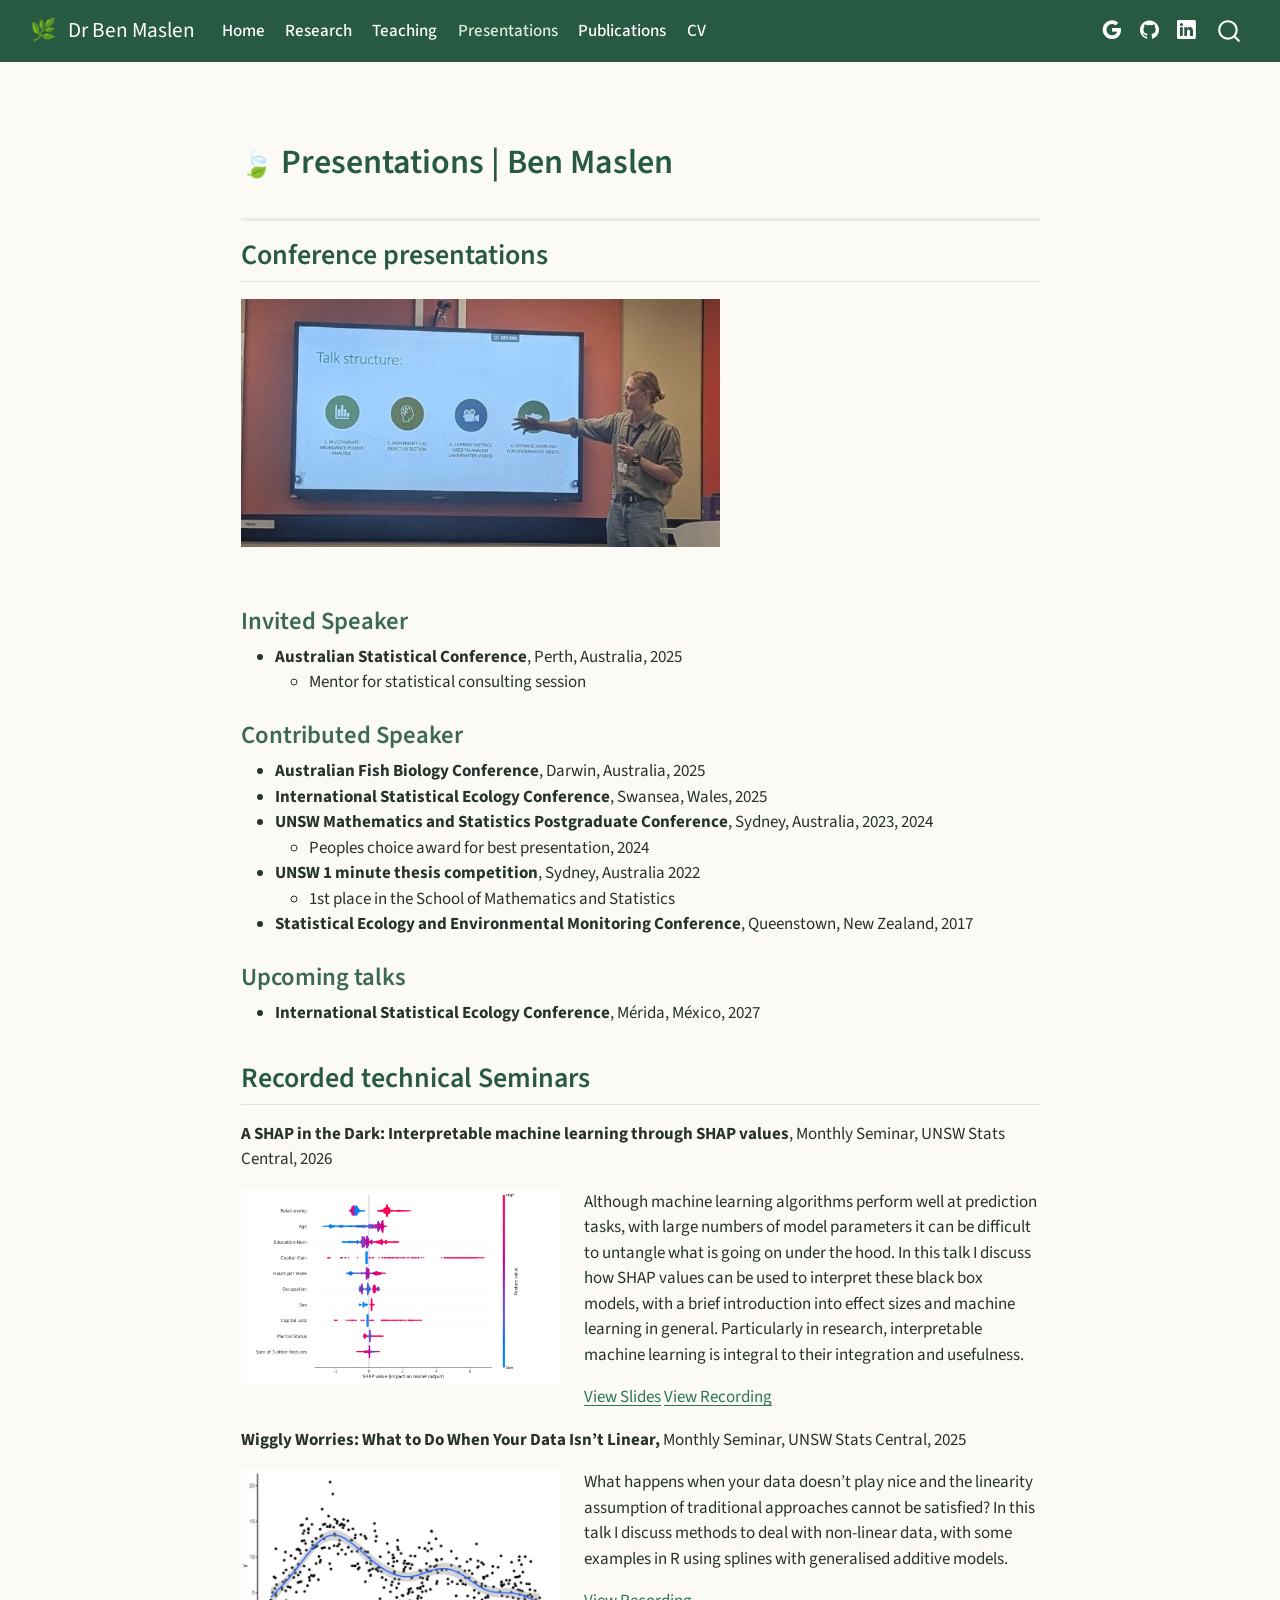
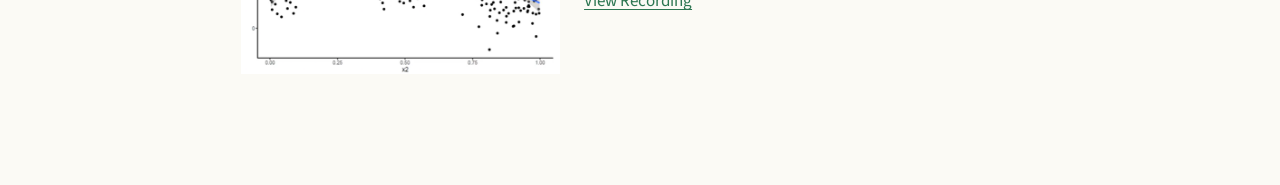
<file: docs/presentations.html>
<!DOCTYPE html>
<html xmlns="http://www.w3.org/1999/xhtml" lang="en" xml:lang="en"><head>

<meta charset="utf-8">
<meta name="generator" content="quarto-1.9.38">

<meta name="viewport" content="width=device-width, initial-scale=1.0, user-scalable=yes">


<title>Presentations | Ben Maslen – Dr Ben Maslen</title>
<style>
/* Default styles provided by pandoc.
** See https://pandoc.org/MANUAL.html#variables-for-html for config info.
*/
code{white-space: pre-wrap;}
span.smallcaps{font-variant: small-caps;}
div.columns{display: flex; gap: min(4vw, 1.5em);}
div.column{flex: auto; overflow-x: auto;}
div.hanging-indent{margin-left: 1.5em; text-indent: -1.5em;}
ul.task-list{list-style: none;}
ul.task-list li input[type="checkbox"] {
  width: 0.8em;
  margin: 0 0.8em 0.2em -1em; /* quarto-specific, see https://github.com/quarto-dev/quarto-cli/issues/4556 */ 
  vertical-align: middle;
}
</style>


<script src="site_libs/quarto-nav/quarto-nav.js"></script>
<script src="site_libs/quarto-nav/headroom.min.js"></script>
<script src="site_libs/clipboard/clipboard.min.js"></script>
<script src="site_libs/quarto-search/autocomplete.umd.js"></script>
<script src="site_libs/quarto-search/fuse.min.js"></script>
<script src="site_libs/quarto-search/quarto-search.js"></script>
<meta name="quarto:offset" content="./">
<script src="site_libs/quarto-html/quarto.js" type="module"></script>
<script src="site_libs/quarto-html/tabsets/tabsets.js" type="module"></script>
<script src="site_libs/quarto-html/popper.min.js"></script>
<script src="site_libs/quarto-html/tippy.umd.min.js"></script>
<script src="site_libs/quarto-html/anchor.min.js"></script>
<link href="site_libs/quarto-html/tippy.css" rel="stylesheet">
<link href="site_libs/quarto-html/quarto-syntax-highlighting-15634bcf2e68342d4ad2dfa704d543f6.css" rel="stylesheet" id="quarto-text-highlighting-styles">
<script src="site_libs/bootstrap/bootstrap.min.js"></script>
<link href="site_libs/bootstrap/bootstrap-icons.css" rel="stylesheet">
<link href="site_libs/bootstrap/bootstrap-5c2e602bc8fe40bd15e1d976b9a994fb.min.css" rel="stylesheet" append-hash="true" id="quarto-bootstrap" data-mode="light">
<script id="quarto-search-options" type="application/json">{
  "location": "navbar",
  "copy-button": false,
  "collapse-after": 3,
  "panel-placement": "end",
  "type": "overlay",
  "limit": 50,
  "keyboard-shortcut": [
    "f",
    "/",
    "s"
  ],
  "show-item-context": false,
  "language": {
    "search-no-results-text": "No results",
    "search-matching-documents-text": "matching documents",
    "search-copy-link-title": "Copy link to search",
    "search-hide-matches-text": "Hide additional matches",
    "search-more-match-text": "more match in this document",
    "search-more-matches-text": "more matches in this document",
    "search-clear-button-title": "Clear",
    "search-text-placeholder": "",
    "search-detached-cancel-button-title": "Cancel",
    "search-submit-button-title": "Submit",
    "search-label": "Search"
  }
}</script>
<script async="" src="https://www.googletagmanager.com/gtag/js?id=G-0R53RPE2TX"></script>

<script type="text/javascript">

window.dataLayer = window.dataLayer || [];
function gtag(){dataLayer.push(arguments);}
gtag('js', new Date());
gtag('config', 'G-0R53RPE2TX', { 'anonymize_ip': true});
</script>


<link rel="stylesheet" href="styles.css">
<meta property="og:title" content="Presentations | Ben Maslen – Dr Ben Maslen">
<meta property="og:description" content="Personal academic website of Ben Maslen, a statistics lecturer and researcher.">
<meta property="og:image" content="https://BenMaslen.github.io/talk_image.jpeg">
<meta property="og:site_name" content="Dr Ben Maslen">
<meta name="twitter:title" content="Presentations | Ben Maslen – Dr Ben Maslen">
<meta name="twitter:description" content="Personal academic website of Ben Maslen, a statistics lecturer and researcher.">
<meta name="twitter:image" content="https://BenMaslen.github.io/talk_image.jpeg">
<meta name="twitter:card" content="summary_large_image">
</head>

<body class="nav-fixed fullcontent quarto-light">

<div id="quarto-search-results"></div>
  <header id="quarto-header" class="headroom fixed-top">
    <nav class="navbar navbar-expand-lg " data-bs-theme="dark">
      <div class="navbar-container container-fluid">
      <div class="navbar-brand-container mx-auto">
    <a class="navbar-brand" href="./index.html">
    <span class="navbar-title">Dr Ben Maslen</span>
    </a>
  </div>
            <div id="quarto-search" class="" title="Search"></div>
          <button class="navbar-toggler" type="button" data-bs-toggle="collapse" data-bs-target="#navbarCollapse" aria-controls="navbarCollapse" role="menu" aria-expanded="false" aria-label="Toggle navigation" onclick="if (window.quartoToggleHeadroom) { window.quartoToggleHeadroom(); }">
  <span class="navbar-toggler-icon"></span>
</button>
          <div class="collapse navbar-collapse" id="navbarCollapse">
            <ul class="navbar-nav navbar-nav-scroll me-auto">
  <li class="nav-item">
    <a class="nav-link" href="./index.html"> 
<span class="menu-text">Home</span></a>
  </li>  
  <li class="nav-item">
    <a class="nav-link" href="./research.html"> 
<span class="menu-text">Research</span></a>
  </li>  
  <li class="nav-item">
    <a class="nav-link" href="./teaching.html"> 
<span class="menu-text">Teaching</span></a>
  </li>  
  <li class="nav-item">
    <a class="nav-link active" href="./presentations.html" aria-current="page"> 
<span class="menu-text">Presentations</span></a>
  </li>  
  <li class="nav-item">
    <a class="nav-link" href="./publications.html"> 
<span class="menu-text">Publications</span></a>
  </li>  
  <li class="nav-item">
    <a class="nav-link" href="./cv.html"> 
<span class="menu-text">CV</span></a>
  </li>  
</ul>
            <ul class="navbar-nav navbar-nav-scroll ms-auto">
  <li class="nav-item compact">
    <a class="nav-link" href="https://scholar.google.com/citations?user=YyoWad8AAAAJ&amp;hl=en"> <i class="bi bi-google" role="img" aria-label="Google Scholar">
</i> 
<span class="menu-text"></span></a>
  </li>  
  <li class="nav-item compact">
    <a class="nav-link" href="https://github.com/BenMaslen"> <i class="bi bi-github" role="img" aria-label="GitHub">
</i> 
<span class="menu-text"></span></a>
  </li>  
  <li class="nav-item compact">
    <a class="nav-link" href="https://www.linkedin.com/in/benjmaslen"> <i class="bi bi-linkedin" role="img" aria-label="LinkedIn">
</i> 
<span class="menu-text"></span></a>
  </li>  
</ul>
          </div> <!-- /navcollapse -->
            <div class="quarto-navbar-tools">
</div>
      </div> <!-- /container-fluid -->
    </nav>
</header>
<!-- content -->
<div id="quarto-content" class="quarto-container page-columns page-rows-contents page-layout-article page-navbar">
<!-- sidebar -->
<!-- margin-sidebar -->
    
<!-- main -->
<main class="content" id="quarto-document-content">

<header id="title-block-header" class="quarto-title-block default">
<div class="quarto-title">
<h1 class="title">Presentations | Ben Maslen</h1>
</div>



<div class="quarto-title-meta">

    
  
    
  </div>
  


</header>


<section id="conference-presentations" class="level2">
<h2 class="anchored" data-anchor-id="conference-presentations">Conference presentations</h2>
<div class="cell" data-layout-align="left">
<div class="cell-output-display">
<div class="quarto-figure quarto-figure-left">
<figure class="figure">
<p><img src="talk_image.jpeg" class="img-fluid quarto-figure quarto-figure-left figure-img" style="width:60.0%"></p>
</figure>
</div>
</div>
</div>
<section id="invited-speaker" class="level3">
<h3 class="anchored" data-anchor-id="invited-speaker">Invited Speaker</h3>
<ul>
<li><strong>Australian Statistical Conference</strong>, Perth, Australia, 2025
<ul>
<li>Mentor for statistical consulting session</li>
</ul></li>
</ul>
</section>
<section id="contributed-speaker" class="level3">
<h3 class="anchored" data-anchor-id="contributed-speaker">Contributed Speaker</h3>
<ul>
<li><strong>Australian Fish Biology Conference</strong>, Darwin, Australia, 2025</li>
<li><strong>International Statistical Ecology Conference</strong>, Swansea, Wales, 2025</li>
<li><strong>UNSW Mathematics and Statistics Postgraduate Conference</strong>, Sydney, Australia, 2023, 2024
<ul>
<li>Peoples choice award for best presentation, 2024</li>
</ul></li>
<li><strong>UNSW 1 minute thesis competition</strong>, Sydney, Australia 2022
<ul>
<li>1st place in the School of Mathematics and Statistics</li>
</ul></li>
<li><strong>Statistical Ecology and Environmental Monitoring Conference</strong>, Queenstown, New Zealand, 2017</li>
</ul>
</section>
<section id="upcoming-talks" class="level3">
<h3 class="anchored" data-anchor-id="upcoming-talks">Upcoming talks</h3>
<ul>
<li><strong>International Statistical Ecology Conference</strong>, Mérida, México, 2027</li>
</ul>
</section>
</section>
<section id="recorded-technical-seminars" class="level2">
<h2 class="anchored" data-anchor-id="recorded-technical-seminars">Recorded technical Seminars</h2>
<p><strong>A SHAP in the Dark: Interpretable machine learning through SHAP values</strong>, Monthly Seminar, UNSW Stats Central, 2026</p>
<div class="columns">
<div class="column" style="width:40%;">
<div class="cell" data-layout-align="center">
<div class="cell-output-display">
<div class="quarto-figure quarto-figure-center">
<figure class="figure">
<p><img src="shap_img.png" class="img-fluid quarto-figure quarto-figure-center figure-img" style="width:100.0%"></p>
</figure>
</div>
</div>
</div>
</div><div class="column" style="width:3%;">

</div><div class="column" style="width:57%;">
<p>Although machine learning algorithms perform well at prediction tasks, with large numbers of model parameters it can be difficult to untangle what is going on under the hood. In this talk I discuss how SHAP values can be used to interpret these black box models, with a brief introduction into effect sizes and machine learning in general. Particularly in research, interpretable machine learning is integral to their integration and usefulness.</p>
<p><a href="https://d2xnkjysn6lg7q.cloudfront.net/files/unswPDF/1776923505725-statscental_seminar_slides_bm_16april2026.pdf">View Slides</a> <a href="https://www.youtube.com/watch?v=bbPTcID6uY8">View Recording</a></p>
</div>
</div>
<p><strong>Wiggly Worries: What to Do When Your Data Isn’t Linear,</strong> Monthly Seminar, UNSW Stats Central, 2025</p>
<div class="columns">
<div class="column" style="width:40%;">
<div class="cell" data-layout-align="center">
<div class="cell-output-display">
<div class="quarto-figure quarto-figure-center">
<figure class="figure">
<p><img src="widdly_img.png" class="img-fluid quarto-figure quarto-figure-center figure-img" style="width:100.0%"></p>
</figure>
</div>
</div>
</div>
</div><div class="column" style="width:3%;">

</div><div class="column" style="width:57%;">
<p>What happens when your data doesn’t play nice and the linearity assumption of traditional approaches cannot be satisfied? In this talk I discuss methods to deal with non-linear data, with some examples in R using splines with generalised additive models.</p>
<p><a href="https://www.youtube.com/watch?v=QVWb2GXHAvg">View Recording</a></p>
</div>
</div>


</section>

</main> <!-- /main -->
<script id="quarto-html-after-body" type="application/javascript">
  window.document.addEventListener("DOMContentLoaded", function (event) {
    const icon = "";
    const anchorJS = new window.AnchorJS();
    anchorJS.options = {
      placement: 'right',
      icon: icon
    };
    anchorJS.add('.anchored');
    const isCodeAnnotation = (el) => {
      for (const clz of el.classList) {
        if (clz.startsWith('code-annotation-')) {                     
          return true;
        }
      }
      return false;
    }
    const onCopySuccess = function(e) {
      // button target
      const button = e.trigger;
      // don't keep focus
      button.blur();
      // flash "checked"
      button.classList.add('code-copy-button-checked');
      var currentTitle = button.getAttribute("title");
      button.setAttribute("title", "Copied!");
      let tooltip;
      if (window.bootstrap) {
        button.setAttribute("data-bs-toggle", "tooltip");
        button.setAttribute("data-bs-placement", "left");
        button.setAttribute("data-bs-title", "Copied!");
        tooltip = new bootstrap.Tooltip(button, 
          { trigger: "manual", 
            customClass: "code-copy-button-tooltip",
            offset: [0, -8]});
        tooltip.show();    
      }
      setTimeout(function() {
        if (tooltip) {
          tooltip.hide();
          button.removeAttribute("data-bs-title");
          button.removeAttribute("data-bs-toggle");
          button.removeAttribute("data-bs-placement");
        }
        button.setAttribute("title", currentTitle);
        button.classList.remove('code-copy-button-checked');
      }, 1000);
      // clear code selection
      e.clearSelection();
    }
    const getTextToCopy = function(trigger) {
      const outerScaffold = trigger.parentElement.cloneNode(true);
      const codeEl = outerScaffold.querySelector('code');
      for (const childEl of codeEl.children) {
        if (isCodeAnnotation(childEl)) {
          childEl.remove();
        }
      }
      return codeEl.innerText;
    }
    const clipboard = new window.ClipboardJS('.code-copy-button:not([data-in-quarto-modal])', {
      text: getTextToCopy
    });
    clipboard.on('success', onCopySuccess);
    if (window.document.getElementById('quarto-embedded-source-code-modal')) {
      const clipboardModal = new window.ClipboardJS('.code-copy-button[data-in-quarto-modal]', {
        text: getTextToCopy,
        container: window.document.getElementById('quarto-embedded-source-code-modal')
      });
      clipboardModal.on('success', onCopySuccess);
    }
      var localhostRegex = new RegExp(/^(?:http|https):\/\/localhost\:?[0-9]*\//);
      var mailtoRegex = new RegExp(/^mailto:/);
        var filterRegex = new RegExp("https:\/\/BenMaslen\.github\.io");
      var isInternal = (href) => {
          return filterRegex.test(href) || localhostRegex.test(href) || mailtoRegex.test(href);
      }
      // Inspect non-navigation links and adorn them if external
     var links = window.document.querySelectorAll('a[href]:not(.nav-link):not(.navbar-brand):not(.toc-action):not(.sidebar-link):not(.sidebar-item-toggle):not(.pagination-link):not(.no-external):not([aria-hidden]):not(.dropdown-item):not(.quarto-navigation-tool):not(.about-link)');
      for (var i=0; i<links.length; i++) {
        const link = links[i];
        if (!isInternal(link.href)) {
          // undo the damage that might have been done by quarto-nav.js in the case of
          // links that we want to consider external
          if (link.dataset.originalHref !== undefined) {
            link.href = link.dataset.originalHref;
          }
        }
      }
    function tippyHover(el, contentFn, onTriggerFn, onUntriggerFn) {
      const config = {
        allowHTML: true,
        maxWidth: 500,
        delay: 100,
        arrow: false,
        appendTo: function(el) {
            return el.parentElement;
        },
        interactive: true,
        interactiveBorder: 10,
        theme: 'quarto',
        placement: 'bottom-start',
      };
      if (contentFn) {
        config.content = contentFn;
      }
      if (onTriggerFn) {
        config.onTrigger = onTriggerFn;
      }
      if (onUntriggerFn) {
        config.onUntrigger = onUntriggerFn;
      }
      window.tippy(el, config); 
    }
    const noterefs = window.document.querySelectorAll('a[role="doc-noteref"]');
    for (var i=0; i<noterefs.length; i++) {
      const ref = noterefs[i];
      tippyHover(ref, function() {
        // use id or data attribute instead here
        let href = ref.getAttribute('data-footnote-href') || ref.getAttribute('href');
        try { href = new URL(href).hash; } catch {}
        const id = href.replace(/^#\/?/, "");
        const note = window.document.getElementById(id);
        if (note) {
          return note.innerHTML;
        } else {
          return "";
        }
      });
    }
    const xrefs = window.document.querySelectorAll('a.quarto-xref');
    const processXRef = (id, note) => {
      // Strip column container classes
      const stripColumnClz = (el) => {
        el.classList.remove("page-full", "page-columns");
        if (el.children) {
          for (const child of el.children) {
            stripColumnClz(child);
          }
        }
      }
      stripColumnClz(note)
      if (id === null || id.startsWith('sec-')) {
        // Special case sections, only their first couple elements
        const container = document.createElement("div");
        if (note.children && note.children.length > 2) {
          container.appendChild(note.children[0].cloneNode(true));
          for (let i = 1; i < note.children.length; i++) {
            const child = note.children[i];
            if (child.tagName === "P" && child.innerText === "") {
              continue;
            } else {
              container.appendChild(child.cloneNode(true));
              break;
            }
          }
          if (window.Quarto?.typesetMath) {
            window.Quarto.typesetMath(container);
          }
          return container.innerHTML
        } else {
          if (window.Quarto?.typesetMath) {
            window.Quarto.typesetMath(note);
          }
          return note.innerHTML;
        }
      } else {
        // Remove any anchor links if they are present
        const anchorLink = note.querySelector('a.anchorjs-link');
        if (anchorLink) {
          anchorLink.remove();
        }
        if (window.Quarto?.typesetMath) {
          window.Quarto.typesetMath(note);
        }
        if (note.classList.contains("callout")) {
          return note.outerHTML;
        } else {
          return note.innerHTML;
        }
      }
    }
    for (var i=0; i<xrefs.length; i++) {
      const xref = xrefs[i];
      tippyHover(xref, undefined, function(instance) {
        instance.disable();
        let url = xref.getAttribute('href');
        let hash = undefined; 
        if (url.startsWith('#')) {
          hash = url;
        } else {
          try { hash = new URL(url).hash; } catch {}
        }
        if (hash) {
          const id = hash.replace(/^#\/?/, "");
          const note = window.document.getElementById(id);
          if (note !== null) {
            try {
              const html = processXRef(id, note.cloneNode(true));
              instance.setContent(html);
            } finally {
              instance.enable();
              instance.show();
            }
          } else {
            // See if we can fetch this
            fetch(url.split('#')[0])
            .then(res => res.text())
            .then(html => {
              const parser = new DOMParser();
              const htmlDoc = parser.parseFromString(html, "text/html");
              const note = htmlDoc.getElementById(id);
              if (note !== null) {
                const html = processXRef(id, note);
                instance.setContent(html);
              } 
            }).finally(() => {
              instance.enable();
              instance.show();
            });
          }
        } else {
          // See if we can fetch a full url (with no hash to target)
          // This is a special case and we should probably do some content thinning / targeting
          fetch(url)
          .then(res => res.text())
          .then(html => {
            const parser = new DOMParser();
            const htmlDoc = parser.parseFromString(html, "text/html");
            const note = htmlDoc.querySelector('main.content');
            if (note !== null) {
              // This should only happen for chapter cross references
              // (since there is no id in the URL)
              // remove the first header
              if (note.children.length > 0 && note.children[0].tagName === "HEADER") {
                note.children[0].remove();
              }
              const html = processXRef(null, note);
              instance.setContent(html);
            } 
          }).finally(() => {
            instance.enable();
            instance.show();
          });
        }
      }, function(instance) {
      });
    }
        let selectedAnnoteEl;
        const selectorForAnnotation = ( cell, annotation) => {
          let cellAttr = 'data-code-cell="' + cell + '"';
          let lineAttr = 'data-code-annotation="' +  annotation + '"';
          const selector = 'span[' + cellAttr + '][' + lineAttr + ']';
          return selector;
        }
        const selectCodeLines = (annoteEl) => {
          const doc = window.document;
          const targetCell = annoteEl.getAttribute("data-target-cell");
          const targetAnnotation = annoteEl.getAttribute("data-target-annotation");
          const annoteSpan = window.document.querySelector(selectorForAnnotation(targetCell, targetAnnotation));
          const lines = annoteSpan.getAttribute("data-code-lines").split(",");
          const lineIds = lines.map((line) => {
            return targetCell + "-" + line;
          })
          let top = null;
          let height = null;
          let parent = null;
          if (lineIds.length > 0) {
              //compute the position of the single el (top and bottom and make a div)
              const el = window.document.getElementById(lineIds[0]);
              top = el.offsetTop;
              height = el.offsetHeight;
              parent = el.parentElement.parentElement;
            if (lineIds.length > 1) {
              const lastEl = window.document.getElementById(lineIds[lineIds.length - 1]);
              const bottom = lastEl.offsetTop + lastEl.offsetHeight;
              height = bottom - top;
            }
            if (top !== null && height !== null && parent !== null) {
              // cook up a div (if necessary) and position it 
              let div = window.document.getElementById("code-annotation-line-highlight");
              if (div === null) {
                div = window.document.createElement("div");
                div.setAttribute("id", "code-annotation-line-highlight");
                div.style.position = 'absolute';
                parent.appendChild(div);
              }
              div.style.top = top - 2 + "px";
              div.style.height = height + 4 + "px";
              div.style.left = 0;
              let gutterDiv = window.document.getElementById("code-annotation-line-highlight-gutter");
              if (gutterDiv === null) {
                gutterDiv = window.document.createElement("div");
                gutterDiv.setAttribute("id", "code-annotation-line-highlight-gutter");
                gutterDiv.style.position = 'absolute';
                const codeCell = window.document.getElementById(targetCell);
                const gutter = codeCell.querySelector('.code-annotation-gutter');
                gutter.appendChild(gutterDiv);
              }
              gutterDiv.style.top = top - 2 + "px";
              gutterDiv.style.height = height + 4 + "px";
            }
            selectedAnnoteEl = annoteEl;
          }
        };
        const unselectCodeLines = () => {
          const elementsIds = ["code-annotation-line-highlight", "code-annotation-line-highlight-gutter"];
          elementsIds.forEach((elId) => {
            const div = window.document.getElementById(elId);
            if (div) {
              div.remove();
            }
          });
          selectedAnnoteEl = undefined;
        };
          // Handle positioning of the toggle
      window.addEventListener(
        "resize",
        throttle(() => {
          elRect = undefined;
          if (selectedAnnoteEl) {
            selectCodeLines(selectedAnnoteEl);
          }
        }, 10)
      );
      function throttle(fn, ms) {
      let throttle = false;
      let timer;
        return (...args) => {
          if(!throttle) { // first call gets through
              fn.apply(this, args);
              throttle = true;
          } else { // all the others get throttled
              if(timer) clearTimeout(timer); // cancel #2
              timer = setTimeout(() => {
                fn.apply(this, args);
                timer = throttle = false;
              }, ms);
          }
        };
      }
        // Attach click handler to the DT
        const annoteDls = window.document.querySelectorAll('dt[data-target-cell]');
        for (const annoteDlNode of annoteDls) {
          annoteDlNode.addEventListener('click', (event) => {
            const clickedEl = event.target;
            if (clickedEl !== selectedAnnoteEl) {
              unselectCodeLines();
              const activeEl = window.document.querySelector('dt[data-target-cell].code-annotation-active');
              if (activeEl) {
                activeEl.classList.remove('code-annotation-active');
              }
              selectCodeLines(clickedEl);
              clickedEl.classList.add('code-annotation-active');
            } else {
              // Unselect the line
              unselectCodeLines();
              clickedEl.classList.remove('code-annotation-active');
            }
          });
        }
    const findCites = (el) => {
      const parentEl = el.parentElement;
      if (parentEl) {
        const cites = parentEl.dataset.cites;
        if (cites) {
          return {
            el,
            cites: cites.split(' ')
          };
        } else {
          return findCites(el.parentElement)
        }
      } else {
        return undefined;
      }
    };
    var bibliorefs = window.document.querySelectorAll('a[role="doc-biblioref"]');
    for (var i=0; i<bibliorefs.length; i++) {
      const ref = bibliorefs[i];
      const citeInfo = findCites(ref);
      if (citeInfo) {
        tippyHover(citeInfo.el, function() {
          var popup = window.document.createElement('div');
          citeInfo.cites.forEach(function(cite) {
            var citeDiv = window.document.createElement('div');
            citeDiv.classList.add('hanging-indent');
            citeDiv.classList.add('csl-entry');
            var biblioDiv = window.document.getElementById('ref-' + cite);
            if (biblioDiv) {
              citeDiv.innerHTML = biblioDiv.innerHTML;
            }
            popup.appendChild(citeDiv);
          });
          return popup.innerHTML;
        });
      }
    }
  });
  </script>
</div> <!-- /content -->




</body></html>
</file>
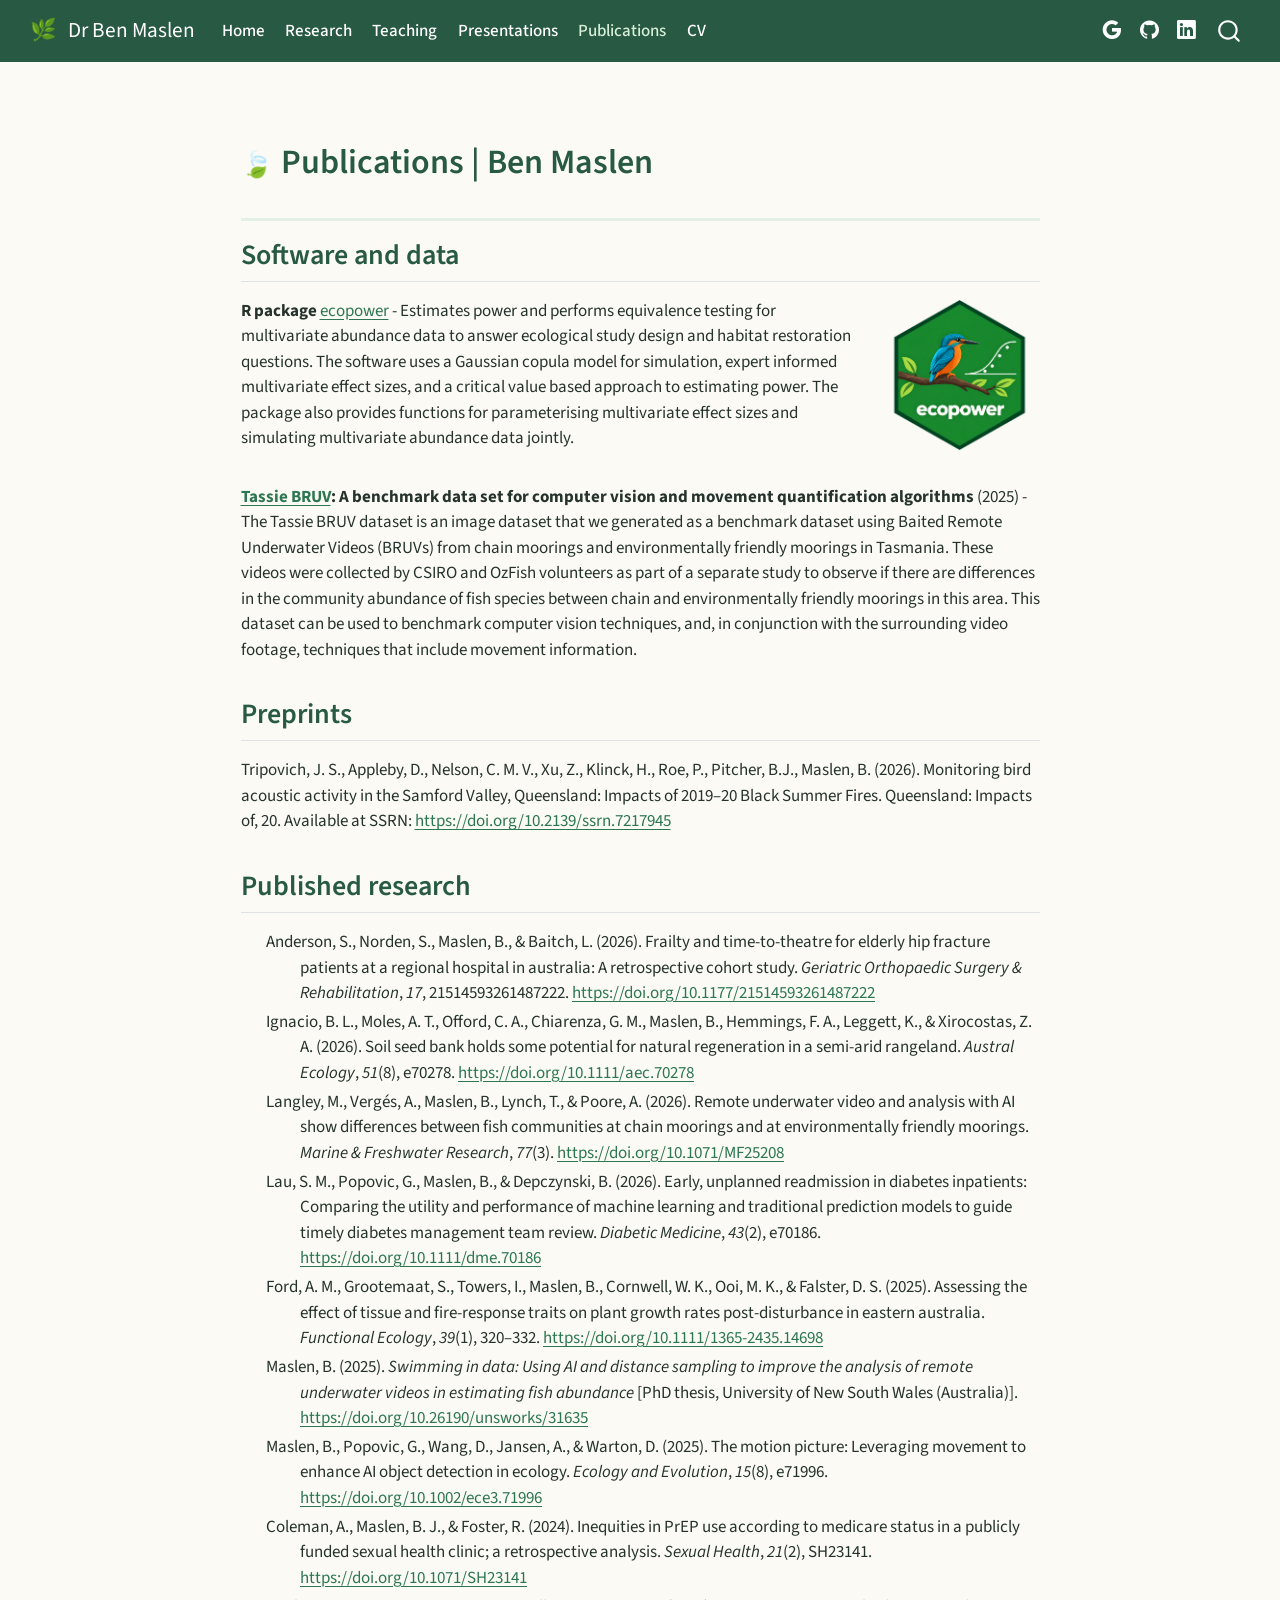
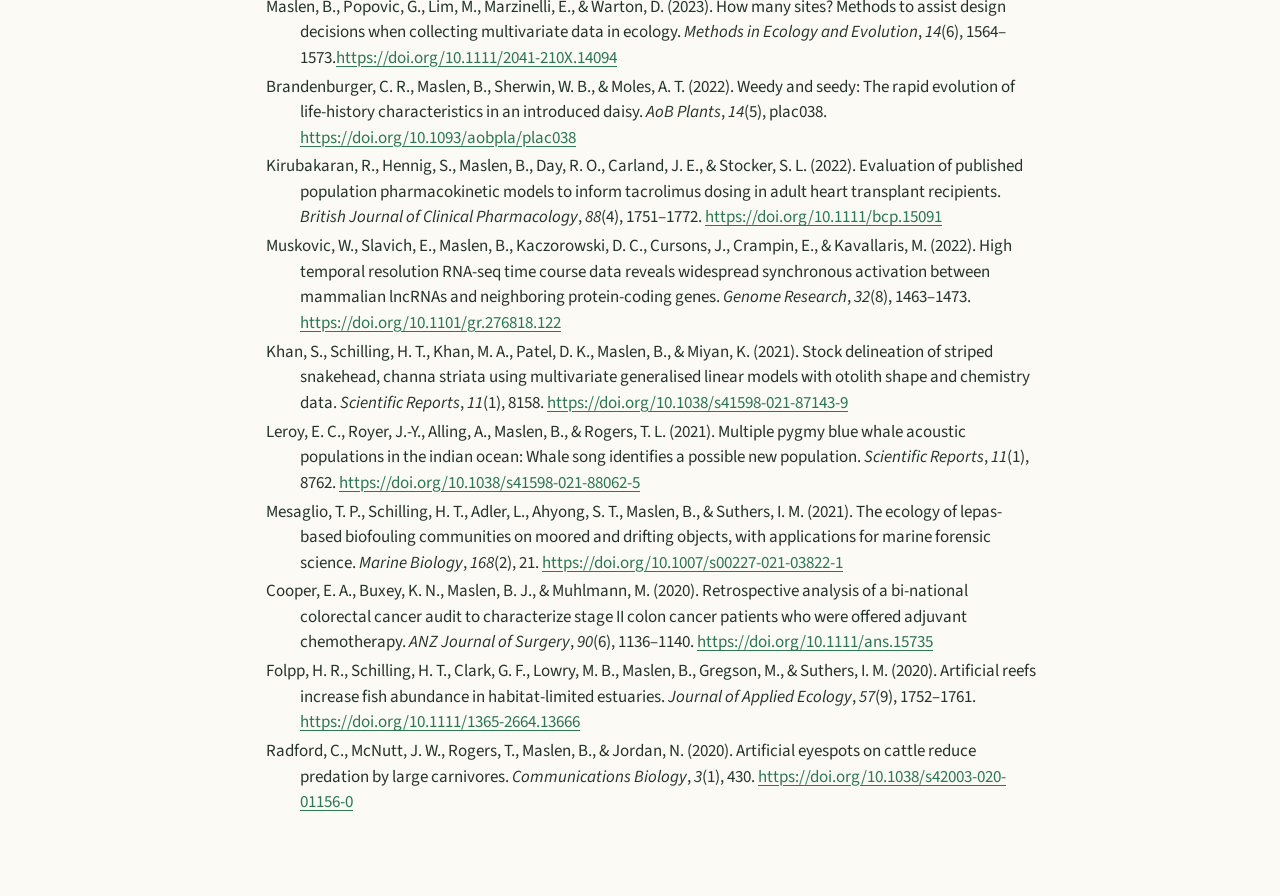
<file: docs/publications.html>
<!DOCTYPE html>
<html xmlns="http://www.w3.org/1999/xhtml" lang="en" xml:lang="en"><head>

<meta charset="utf-8">
<meta name="generator" content="quarto-1.9.38">

<meta name="viewport" content="width=device-width, initial-scale=1.0, user-scalable=yes">


<title>Publications | Ben Maslen – Dr Ben Maslen</title>
<style>
/* Default styles provided by pandoc.
** See https://pandoc.org/MANUAL.html#variables-for-html for config info.
*/
code{white-space: pre-wrap;}
span.smallcaps{font-variant: small-caps;}
div.columns{display: flex; gap: min(4vw, 1.5em);}
div.column{flex: auto; overflow-x: auto;}
div.hanging-indent{margin-left: 1.5em; text-indent: -1.5em;}
ul.task-list{list-style: none;}
ul.task-list li input[type="checkbox"] {
  width: 0.8em;
  margin: 0 0.8em 0.2em -1em; /* quarto-specific, see https://github.com/quarto-dev/quarto-cli/issues/4556 */ 
  vertical-align: middle;
}
/* CSS for citations */
div.csl-bib-body { }
div.csl-entry {
  clear: both;
  margin-bottom: 0em;
}
.hanging-indent div.csl-entry {
  margin-left:2em;
  text-indent:-2em;
}
div.csl-left-margin {
  min-width:2em;
  float:left;
}
div.csl-right-inline {
  margin-left:2em;
  padding-left:1em;
}
div.csl-indent {
  margin-left: 2em;
}</style>


<script src="site_libs/quarto-nav/quarto-nav.js"></script>
<script src="site_libs/quarto-nav/headroom.min.js"></script>
<script src="site_libs/clipboard/clipboard.min.js"></script>
<script src="site_libs/quarto-search/autocomplete.umd.js"></script>
<script src="site_libs/quarto-search/fuse.min.js"></script>
<script src="site_libs/quarto-search/quarto-search.js"></script>
<meta name="quarto:offset" content="./">
<script src="site_libs/quarto-html/quarto.js" type="module"></script>
<script src="site_libs/quarto-html/tabsets/tabsets.js" type="module"></script>
<script src="site_libs/quarto-html/popper.min.js"></script>
<script src="site_libs/quarto-html/tippy.umd.min.js"></script>
<script src="site_libs/quarto-html/anchor.min.js"></script>
<link href="site_libs/quarto-html/tippy.css" rel="stylesheet">
<link href="site_libs/quarto-html/quarto-syntax-highlighting-15634bcf2e68342d4ad2dfa704d543f6.css" rel="stylesheet" id="quarto-text-highlighting-styles">
<script src="site_libs/bootstrap/bootstrap.min.js"></script>
<link href="site_libs/bootstrap/bootstrap-icons.css" rel="stylesheet">
<link href="site_libs/bootstrap/bootstrap-5c2e602bc8fe40bd15e1d976b9a994fb.min.css" rel="stylesheet" append-hash="true" id="quarto-bootstrap" data-mode="light">
<script id="quarto-search-options" type="application/json">{
  "location": "navbar",
  "copy-button": false,
  "collapse-after": 3,
  "panel-placement": "end",
  "type": "overlay",
  "limit": 50,
  "keyboard-shortcut": [
    "f",
    "/",
    "s"
  ],
  "show-item-context": false,
  "language": {
    "search-no-results-text": "No results",
    "search-matching-documents-text": "matching documents",
    "search-copy-link-title": "Copy link to search",
    "search-hide-matches-text": "Hide additional matches",
    "search-more-match-text": "more match in this document",
    "search-more-matches-text": "more matches in this document",
    "search-clear-button-title": "Clear",
    "search-text-placeholder": "",
    "search-detached-cancel-button-title": "Cancel",
    "search-submit-button-title": "Submit",
    "search-label": "Search"
  }
}</script>
<script async="" src="https://www.googletagmanager.com/gtag/js?id=G-0R53RPE2TX"></script>

<script type="text/javascript">

window.dataLayer = window.dataLayer || [];
function gtag(){dataLayer.push(arguments);}
gtag('js', new Date());
gtag('config', 'G-0R53RPE2TX', { 'anonymize_ip': true});
</script>


<link rel="stylesheet" href="styles.css">
<meta property="og:title" content="Publications | Ben Maslen – Dr Ben Maslen">
<meta property="og:description" content="Personal academic website of Ben Maslen, a statistics lecturer and researcher.">
<meta property="og:image" content="https://BenMaslen.github.io/ecopower_logo.png">
<meta property="og:site_name" content="Dr Ben Maslen">
<meta property="og:image:height" content="1254">
<meta property="og:image:width" content="1254">
<meta name="twitter:title" content="Publications | Ben Maslen – Dr Ben Maslen">
<meta name="twitter:description" content="Personal academic website of Ben Maslen, a statistics lecturer and researcher.">
<meta name="twitter:image" content="https://BenMaslen.github.io/ecopower_logo.png">
<meta name="twitter:image-height" content="1254">
<meta name="twitter:image-width" content="1254">
<meta name="twitter:card" content="summary_large_image">
</head>

<body class="nav-fixed fullcontent quarto-light">

<div id="quarto-search-results"></div>
  <header id="quarto-header" class="headroom fixed-top">
    <nav class="navbar navbar-expand-lg " data-bs-theme="dark">
      <div class="navbar-container container-fluid">
      <div class="navbar-brand-container mx-auto">
    <a class="navbar-brand" href="./index.html">
    <span class="navbar-title">Dr Ben Maslen</span>
    </a>
  </div>
            <div id="quarto-search" class="" title="Search"></div>
          <button class="navbar-toggler" type="button" data-bs-toggle="collapse" data-bs-target="#navbarCollapse" aria-controls="navbarCollapse" role="menu" aria-expanded="false" aria-label="Toggle navigation" onclick="if (window.quartoToggleHeadroom) { window.quartoToggleHeadroom(); }">
  <span class="navbar-toggler-icon"></span>
</button>
          <div class="collapse navbar-collapse" id="navbarCollapse">
            <ul class="navbar-nav navbar-nav-scroll me-auto">
  <li class="nav-item">
    <a class="nav-link" href="./index.html"> 
<span class="menu-text">Home</span></a>
  </li>  
  <li class="nav-item">
    <a class="nav-link" href="./research.html"> 
<span class="menu-text">Research</span></a>
  </li>  
  <li class="nav-item">
    <a class="nav-link" href="./teaching.html"> 
<span class="menu-text">Teaching</span></a>
  </li>  
  <li class="nav-item">
    <a class="nav-link" href="./presentations.html"> 
<span class="menu-text">Presentations</span></a>
  </li>  
  <li class="nav-item">
    <a class="nav-link active" href="./publications.html" aria-current="page"> 
<span class="menu-text">Publications</span></a>
  </li>  
  <li class="nav-item">
    <a class="nav-link" href="./cv.html"> 
<span class="menu-text">CV</span></a>
  </li>  
</ul>
            <ul class="navbar-nav navbar-nav-scroll ms-auto">
  <li class="nav-item compact">
    <a class="nav-link" href="https://scholar.google.com/citations?user=YyoWad8AAAAJ&amp;hl=en"> <i class="bi bi-google" role="img" aria-label="Google Scholar">
</i> 
<span class="menu-text"></span></a>
  </li>  
  <li class="nav-item compact">
    <a class="nav-link" href="https://github.com/BenMaslen"> <i class="bi bi-github" role="img" aria-label="GitHub">
</i> 
<span class="menu-text"></span></a>
  </li>  
  <li class="nav-item compact">
    <a class="nav-link" href="https://www.linkedin.com/in/benjmaslen"> <i class="bi bi-linkedin" role="img" aria-label="LinkedIn">
</i> 
<span class="menu-text"></span></a>
  </li>  
</ul>
          </div> <!-- /navcollapse -->
            <div class="quarto-navbar-tools">
</div>
      </div> <!-- /container-fluid -->
    </nav>
</header>
<!-- content -->
<div id="quarto-content" class="quarto-container page-columns page-rows-contents page-layout-article page-navbar">
<!-- sidebar -->
<!-- margin-sidebar -->
    
<!-- main -->
<main class="content" id="quarto-document-content">

<header id="title-block-header" class="quarto-title-block default">
<div class="quarto-title">
<h1 class="title">Publications | Ben Maslen</h1>
</div>



<div class="quarto-title-meta">

    
  
    
  </div>
  


</header>


<section id="software-and-data" class="level2">
<h2 class="anchored" data-anchor-id="software-and-data">Software and data</h2>
<div class="columns">
<div class="column" style="width:78%;">
<p><strong>R package <a href="chrome-extension://efaidnbmnnnibpcajpcglclefindmkaj/https://ftp.fau.de/cran/web/packages/ecopower/ecopower.pdf">ecopower</a></strong> - Estimates power and performs equivalence testing for multivariate abundance data to answer ecological study design and habitat restoration questions. The software uses a Gaussian copula model for simulation, expert informed multivariate effect sizes, and a critical value based approach to estimating power. The package also provides functions for parameterising multivariate effect sizes and simulating multivariate abundance data jointly.</p>
</div><div class="column" style="width:2%;">

</div><div class="column" style="width:20%;">
<div class="cell" data-layout-align="center">
<div class="cell-output-display">
<div class="quarto-figure quarto-figure-center">
<figure class="figure">
<p><img src="ecopower_logo.png" class="img-fluid quarto-figure quarto-figure-center figure-img" style="width:95.0%"></p>
</figure>
</div>
</div>
</div>
</div>
</div>
<p><a href="https://datadryad.org/dataset/doi:10.5061/dryad.sbcc2frf7"><strong>Tassie BRUV</strong></a><strong>: A benchmark data set for computer vision and movement quantification algorithms</strong> (2025) - The Tassie BRUV dataset is an image dataset that we generated as a benchmark dataset using Baited Remote Underwater Videos (BRUVs) from chain moorings and environmentally friendly moorings in Tasmania. These videos were collected by CSIRO and OzFish volunteers as part of a separate study to observe if there are differences in the community abundance of fish species between chain and environmentally friendly moorings in this area. This dataset can be used to benchmark computer vision techniques, and, in conjunction with the surrounding video footage, techniques that include movement information.</p>
</section>
<section id="preprints" class="level2">
<h2 class="anchored" data-anchor-id="preprints">Preprints</h2>
<p>Tripovich, J. S., Appleby, D., Nelson, C. M. V., Xu, Z., Klinck, H., Roe, P., Pitcher, B.J., Maslen, B. (2026). Monitoring bird acoustic activity in the Samford Valley, Queensland: Impacts of 2019–20 Black Summer Fires. Queensland: Impacts of, 20. Available at SSRN: <a href="https://doi.org/10.2139/ssrn.7217945" class="uri">https://doi.org/10.2139/ssrn.7217945</a></p>
</section>
<section id="published-research" class="level2">
<h2 class="anchored" data-anchor-id="published-research">Published research</h2>
<div id="refs" class="references csl-bib-body hanging-indent" data-entry-spacing="0" data-line-spacing="2" role="list">
<div id="ref-anderson2026frailty" class="csl-entry" role="listitem">
Anderson, S., Norden, S., Maslen, B., &amp; Baitch, L. (2026). Frailty and time-to-theatre for elderly hip fracture patients at a regional hospital in australia: A retrospective cohort study. <em>Geriatric Orthopaedic Surgery &amp; Rehabilitation</em>, <em>17</em>, 21514593261487222. <a href="https://doi.org/10.1177/21514593261487222">https://doi.org/10.1177/21514593261487222</a>
</div>
<div id="ref-ignacio2026soil" class="csl-entry" role="listitem">
Ignacio, B. L., Moles, A. T., Offord, C. A., Chiarenza, G. M., Maslen, B., Hemmings, F. A., Leggett, K., &amp; Xirocostas, Z. A. (2026). Soil seed bank holds some potential for natural regeneration in a semi-arid rangeland. <em>Austral Ecology</em>, <em>51</em>(8), e70278. <a href="https://doi.org/10.1111/aec.70278">https://doi.org/10.1111/aec.70278</a>
</div>
<div id="ref-langley2026remote" class="csl-entry" role="listitem">
Langley, M., Vergés, A., Maslen, B., Lynch, T., &amp; Poore, A. (2026). Remote underwater video and analysis with AI show differences between fish communities at chain moorings and at environmentally friendly moorings. <em>Marine &amp; Freshwater Research</em>, <em>77</em>(3). <a href="https://doi.org/10.1071/MF25208">https://doi.org/10.1071/MF25208</a>
</div>
<div id="ref-lau2026early" class="csl-entry" role="listitem">
Lau, S. M., Popovic, G., Maslen, B., &amp; Depczynski, B. (2026). Early, unplanned readmission in diabetes inpatients: Comparing the utility and performance of machine learning and traditional prediction models to guide timely diabetes management team review. <em>Diabetic Medicine</em>, <em>43</em>(2), e70186. <a href="https://doi.org/10.1111/dme.70186">https://doi.org/10.1111/dme.70186</a>
</div>
<div id="ref-ford2025assessing" class="csl-entry" role="listitem">
Ford, A. M., Grootemaat, S., Towers, I., Maslen, B., Cornwell, W. K., Ooi, M. K., &amp; Falster, D. S. (2025). Assessing the effect of tissue and fire-response traits on plant growth rates post-disturbance in eastern australia. <em>Functional Ecology</em>, <em>39</em>(1), 320–332. <a href="https://doi.org/10.1111/1365-2435.14698">https://doi.org/10.1111/1365-2435.14698</a>
</div>
<div id="ref-maslen2025swimming" class="csl-entry" role="listitem">
Maslen, B. (2025). <em>Swimming in data: Using AI and distance sampling to improve the analysis of remote underwater videos in estimating fish abundance</em> [PhD thesis, University of New South Wales (Australia)]. <a href="https://doi.org/10.26190/unsworks/31635">https://doi.org/10.26190/unsworks/31635</a>
</div>
<div id="ref-maslen2025motion" class="csl-entry" role="listitem">
Maslen, B., Popovic, G., Wang, D., Jansen, A., &amp; Warton, D. (2025). The motion picture: Leveraging movement to enhance <span>AI</span> object detection in ecology. <em>Ecology and Evolution</em>, <em>15</em>(8), e71996. <a href="https://doi.org/10.1002/ece3.71996">https://doi.org/10.1002/ece3.71996</a>
</div>
<div id="ref-coleman2024inequities" class="csl-entry" role="listitem">
Coleman, A., Maslen, B. J., &amp; Foster, R. (2024). Inequities in PrEP use according to medicare status in a publicly funded sexual health clinic; a retrospective analysis. <em>Sexual Health</em>, <em>21</em>(2), SH23141. <a href="https://doi.org/10.1071/SH23141">https://doi.org/10.1071/SH23141</a>
</div>
<div id="ref-maslen2023many" class="csl-entry" role="listitem">
Maslen, B., Popovic, G., Lim, M., Marzinelli, E., &amp; Warton, D. (2023). How many sites? Methods to assist design decisions when collecting multivariate data in ecology. <em>Methods in Ecology and Evolution</em>, <em>14</em>(6), 1564–1573.<a href=" https://doi.org/10.1111/2041-210X.14094">https://doi.org/10.1111/2041-210X.14094</a>
</div>
<div id="ref-brandenburger2022weedy" class="csl-entry" role="listitem">
Brandenburger, C. R., Maslen, B., Sherwin, W. B., &amp; Moles, A. T. (2022). Weedy and seedy: The rapid evolution of life-history characteristics in an introduced daisy. <em>AoB Plants</em>, <em>14</em>(5), plac038. <a href="https://doi.org/10.1093/aobpla/plac038">https://doi.org/10.1093/aobpla/plac038</a>
</div>
<div id="ref-kirubakaran2022evaluation" class="csl-entry" role="listitem">
Kirubakaran, R., Hennig, S., Maslen, B., Day, R. O., Carland, J. E., &amp; Stocker, S. L. (2022). Evaluation of published population pharmacokinetic models to inform tacrolimus dosing in adult heart transplant recipients. <em>British Journal of Clinical Pharmacology</em>, <em>88</em>(4), 1751–1772. <a href="https://doi.org/10.1111/bcp.15091">https://doi.org/10.1111/bcp.15091</a>
</div>
<div id="ref-muskovic2022high" class="csl-entry" role="listitem">
Muskovic, W., Slavich, E., Maslen, B., Kaczorowski, D. C., Cursons, J., Crampin, E., &amp; Kavallaris, M. (2022). High temporal resolution RNA-seq time course data reveals widespread synchronous activation between mammalian lncRNAs and neighboring protein-coding genes. <em>Genome Research</em>, <em>32</em>(8), 1463–1473. <a href="https://doi.org/10.1101/gr.276818.122">https://doi.org/10.1101/gr.276818.122</a>
</div>
<div id="ref-khan2021stock" class="csl-entry" role="listitem">
Khan, S., Schilling, H. T., Khan, M. A., Patel, D. K., Maslen, B., &amp; Miyan, K. (2021). Stock delineation of striped snakehead, channa striata using multivariate generalised linear models with otolith shape and chemistry data. <em>Scientific Reports</em>, <em>11</em>(1), 8158. <a href="https://doi.org/10.1038/s41598-021-87143-9">https://doi.org/10.1038/s41598-021-87143-9</a>
</div>
<div id="ref-leroy2021multiple" class="csl-entry" role="listitem">
Leroy, E. C., Royer, J.-Y., Alling, A., Maslen, B., &amp; Rogers, T. L. (2021). Multiple pygmy blue whale acoustic populations in the indian ocean: Whale song identifies a possible new population. <em>Scientific Reports</em>, <em>11</em>(1), 8762. <a href="https://doi.org/10.1038/s41598-021-88062-5">https://doi.org/10.1038/s41598-021-88062-5</a>
</div>
<div id="ref-mesaglio2021ecology" class="csl-entry" role="listitem">
Mesaglio, T. P., Schilling, H. T., Adler, L., Ahyong, S. T., Maslen, B., &amp; Suthers, I. M. (2021). The ecology of lepas-based biofouling communities on moored and drifting objects, with applications for marine forensic science. <em>Marine Biology</em>, <em>168</em>(2), 21. <a href="https://doi.org/10.1007/s00227-021-03822-1">https://doi.org/10.1007/s00227-021-03822-1</a>
</div>
<div id="ref-cooper2020retrospective" class="csl-entry" role="listitem">
Cooper, E. A., Buxey, K. N., Maslen, B. J., &amp; Muhlmann, M. (2020). Retrospective analysis of a bi-national colorectal cancer audit to characterize stage II colon cancer patients who were offered adjuvant chemotherapy. <em>ANZ Journal of Surgery</em>, <em>90</em>(6), 1136–1140. <a href="https://doi.org/10.1111/ans.15735">https://doi.org/10.1111/ans.15735</a>
</div>
<div id="ref-folpp2020artificial" class="csl-entry" role="listitem">
Folpp, H. R., Schilling, H. T., Clark, G. F., Lowry, M. B., Maslen, B., Gregson, M., &amp; Suthers, I. M. (2020). Artificial reefs increase fish abundance in habitat-limited estuaries. <em>Journal of Applied Ecology</em>, <em>57</em>(9), 1752–1761. <a href="https://doi.org/10.1111/1365-2664.13666">https://doi.org/10.1111/1365-2664.13666</a>
</div>
<div id="ref-radford2020artificial" class="csl-entry" role="listitem">
Radford, C., McNutt, J. W., Rogers, T., Maslen, B., &amp; Jordan, N. (2020). Artificial eyespots on cattle reduce predation by large carnivores. <em>Communications Biology</em>, <em>3</em>(1), 430. <a href="https://doi.org/10.1038/s42003-020-01156-0">https://doi.org/10.1038/s42003-020-01156-0</a>
</div>
</div>


</section>

</main> <!-- /main -->
<script id="quarto-html-after-body" type="application/javascript">
  window.document.addEventListener("DOMContentLoaded", function (event) {
    const icon = "";
    const anchorJS = new window.AnchorJS();
    anchorJS.options = {
      placement: 'right',
      icon: icon
    };
    anchorJS.add('.anchored');
    const isCodeAnnotation = (el) => {
      for (const clz of el.classList) {
        if (clz.startsWith('code-annotation-')) {                     
          return true;
        }
      }
      return false;
    }
    const onCopySuccess = function(e) {
      // button target
      const button = e.trigger;
      // don't keep focus
      button.blur();
      // flash "checked"
      button.classList.add('code-copy-button-checked');
      var currentTitle = button.getAttribute("title");
      button.setAttribute("title", "Copied!");
      let tooltip;
      if (window.bootstrap) {
        button.setAttribute("data-bs-toggle", "tooltip");
        button.setAttribute("data-bs-placement", "left");
        button.setAttribute("data-bs-title", "Copied!");
        tooltip = new bootstrap.Tooltip(button, 
          { trigger: "manual", 
            customClass: "code-copy-button-tooltip",
            offset: [0, -8]});
        tooltip.show();    
      }
      setTimeout(function() {
        if (tooltip) {
          tooltip.hide();
          button.removeAttribute("data-bs-title");
          button.removeAttribute("data-bs-toggle");
          button.removeAttribute("data-bs-placement");
        }
        button.setAttribute("title", currentTitle);
        button.classList.remove('code-copy-button-checked');
      }, 1000);
      // clear code selection
      e.clearSelection();
    }
    const getTextToCopy = function(trigger) {
      const outerScaffold = trigger.parentElement.cloneNode(true);
      const codeEl = outerScaffold.querySelector('code');
      for (const childEl of codeEl.children) {
        if (isCodeAnnotation(childEl)) {
          childEl.remove();
        }
      }
      return codeEl.innerText;
    }
    const clipboard = new window.ClipboardJS('.code-copy-button:not([data-in-quarto-modal])', {
      text: getTextToCopy
    });
    clipboard.on('success', onCopySuccess);
    if (window.document.getElementById('quarto-embedded-source-code-modal')) {
      const clipboardModal = new window.ClipboardJS('.code-copy-button[data-in-quarto-modal]', {
        text: getTextToCopy,
        container: window.document.getElementById('quarto-embedded-source-code-modal')
      });
      clipboardModal.on('success', onCopySuccess);
    }
      var localhostRegex = new RegExp(/^(?:http|https):\/\/localhost\:?[0-9]*\//);
      var mailtoRegex = new RegExp(/^mailto:/);
        var filterRegex = new RegExp("https:\/\/BenMaslen\.github\.io");
      var isInternal = (href) => {
          return filterRegex.test(href) || localhostRegex.test(href) || mailtoRegex.test(href);
      }
      // Inspect non-navigation links and adorn them if external
     var links = window.document.querySelectorAll('a[href]:not(.nav-link):not(.navbar-brand):not(.toc-action):not(.sidebar-link):not(.sidebar-item-toggle):not(.pagination-link):not(.no-external):not([aria-hidden]):not(.dropdown-item):not(.quarto-navigation-tool):not(.about-link)');
      for (var i=0; i<links.length; i++) {
        const link = links[i];
        if (!isInternal(link.href)) {
          // undo the damage that might have been done by quarto-nav.js in the case of
          // links that we want to consider external
          if (link.dataset.originalHref !== undefined) {
            link.href = link.dataset.originalHref;
          }
        }
      }
    function tippyHover(el, contentFn, onTriggerFn, onUntriggerFn) {
      const config = {
        allowHTML: true,
        maxWidth: 500,
        delay: 100,
        arrow: false,
        appendTo: function(el) {
            return el.parentElement;
        },
        interactive: true,
        interactiveBorder: 10,
        theme: 'quarto',
        placement: 'bottom-start',
      };
      if (contentFn) {
        config.content = contentFn;
      }
      if (onTriggerFn) {
        config.onTrigger = onTriggerFn;
      }
      if (onUntriggerFn) {
        config.onUntrigger = onUntriggerFn;
      }
      window.tippy(el, config); 
    }
    const noterefs = window.document.querySelectorAll('a[role="doc-noteref"]');
    for (var i=0; i<noterefs.length; i++) {
      const ref = noterefs[i];
      tippyHover(ref, function() {
        // use id or data attribute instead here
        let href = ref.getAttribute('data-footnote-href') || ref.getAttribute('href');
        try { href = new URL(href).hash; } catch {}
        const id = href.replace(/^#\/?/, "");
        const note = window.document.getElementById(id);
        if (note) {
          return note.innerHTML;
        } else {
          return "";
        }
      });
    }
    const xrefs = window.document.querySelectorAll('a.quarto-xref');
    const processXRef = (id, note) => {
      // Strip column container classes
      const stripColumnClz = (el) => {
        el.classList.remove("page-full", "page-columns");
        if (el.children) {
          for (const child of el.children) {
            stripColumnClz(child);
          }
        }
      }
      stripColumnClz(note)
      if (id === null || id.startsWith('sec-')) {
        // Special case sections, only their first couple elements
        const container = document.createElement("div");
        if (note.children && note.children.length > 2) {
          container.appendChild(note.children[0].cloneNode(true));
          for (let i = 1; i < note.children.length; i++) {
            const child = note.children[i];
            if (child.tagName === "P" && child.innerText === "") {
              continue;
            } else {
              container.appendChild(child.cloneNode(true));
              break;
            }
          }
          if (window.Quarto?.typesetMath) {
            window.Quarto.typesetMath(container);
          }
          return container.innerHTML
        } else {
          if (window.Quarto?.typesetMath) {
            window.Quarto.typesetMath(note);
          }
          return note.innerHTML;
        }
      } else {
        // Remove any anchor links if they are present
        const anchorLink = note.querySelector('a.anchorjs-link');
        if (anchorLink) {
          anchorLink.remove();
        }
        if (window.Quarto?.typesetMath) {
          window.Quarto.typesetMath(note);
        }
        if (note.classList.contains("callout")) {
          return note.outerHTML;
        } else {
          return note.innerHTML;
        }
      }
    }
    for (var i=0; i<xrefs.length; i++) {
      const xref = xrefs[i];
      tippyHover(xref, undefined, function(instance) {
        instance.disable();
        let url = xref.getAttribute('href');
        let hash = undefined; 
        if (url.startsWith('#')) {
          hash = url;
        } else {
          try { hash = new URL(url).hash; } catch {}
        }
        if (hash) {
          const id = hash.replace(/^#\/?/, "");
          const note = window.document.getElementById(id);
          if (note !== null) {
            try {
              const html = processXRef(id, note.cloneNode(true));
              instance.setContent(html);
            } finally {
              instance.enable();
              instance.show();
            }
          } else {
            // See if we can fetch this
            fetch(url.split('#')[0])
            .then(res => res.text())
            .then(html => {
              const parser = new DOMParser();
              const htmlDoc = parser.parseFromString(html, "text/html");
              const note = htmlDoc.getElementById(id);
              if (note !== null) {
                const html = processXRef(id, note);
                instance.setContent(html);
              } 
            }).finally(() => {
              instance.enable();
              instance.show();
            });
          }
        } else {
          // See if we can fetch a full url (with no hash to target)
          // This is a special case and we should probably do some content thinning / targeting
          fetch(url)
          .then(res => res.text())
          .then(html => {
            const parser = new DOMParser();
            const htmlDoc = parser.parseFromString(html, "text/html");
            const note = htmlDoc.querySelector('main.content');
            if (note !== null) {
              // This should only happen for chapter cross references
              // (since there is no id in the URL)
              // remove the first header
              if (note.children.length > 0 && note.children[0].tagName === "HEADER") {
                note.children[0].remove();
              }
              const html = processXRef(null, note);
              instance.setContent(html);
            } 
          }).finally(() => {
            instance.enable();
            instance.show();
          });
        }
      }, function(instance) {
      });
    }
        let selectedAnnoteEl;
        const selectorForAnnotation = ( cell, annotation) => {
          let cellAttr = 'data-code-cell="' + cell + '"';
          let lineAttr = 'data-code-annotation="' +  annotation + '"';
          const selector = 'span[' + cellAttr + '][' + lineAttr + ']';
          return selector;
        }
        const selectCodeLines = (annoteEl) => {
          const doc = window.document;
          const targetCell = annoteEl.getAttribute("data-target-cell");
          const targetAnnotation = annoteEl.getAttribute("data-target-annotation");
          const annoteSpan = window.document.querySelector(selectorForAnnotation(targetCell, targetAnnotation));
          const lines = annoteSpan.getAttribute("data-code-lines").split(",");
          const lineIds = lines.map((line) => {
            return targetCell + "-" + line;
          })
          let top = null;
          let height = null;
          let parent = null;
          if (lineIds.length > 0) {
              //compute the position of the single el (top and bottom and make a div)
              const el = window.document.getElementById(lineIds[0]);
              top = el.offsetTop;
              height = el.offsetHeight;
              parent = el.parentElement.parentElement;
            if (lineIds.length > 1) {
              const lastEl = window.document.getElementById(lineIds[lineIds.length - 1]);
              const bottom = lastEl.offsetTop + lastEl.offsetHeight;
              height = bottom - top;
            }
            if (top !== null && height !== null && parent !== null) {
              // cook up a div (if necessary) and position it 
              let div = window.document.getElementById("code-annotation-line-highlight");
              if (div === null) {
                div = window.document.createElement("div");
                div.setAttribute("id", "code-annotation-line-highlight");
                div.style.position = 'absolute';
                parent.appendChild(div);
              }
              div.style.top = top - 2 + "px";
              div.style.height = height + 4 + "px";
              div.style.left = 0;
              let gutterDiv = window.document.getElementById("code-annotation-line-highlight-gutter");
              if (gutterDiv === null) {
                gutterDiv = window.document.createElement("div");
                gutterDiv.setAttribute("id", "code-annotation-line-highlight-gutter");
                gutterDiv.style.position = 'absolute';
                const codeCell = window.document.getElementById(targetCell);
                const gutter = codeCell.querySelector('.code-annotation-gutter');
                gutter.appendChild(gutterDiv);
              }
              gutterDiv.style.top = top - 2 + "px";
              gutterDiv.style.height = height + 4 + "px";
            }
            selectedAnnoteEl = annoteEl;
          }
        };
        const unselectCodeLines = () => {
          const elementsIds = ["code-annotation-line-highlight", "code-annotation-line-highlight-gutter"];
          elementsIds.forEach((elId) => {
            const div = window.document.getElementById(elId);
            if (div) {
              div.remove();
            }
          });
          selectedAnnoteEl = undefined;
        };
          // Handle positioning of the toggle
      window.addEventListener(
        "resize",
        throttle(() => {
          elRect = undefined;
          if (selectedAnnoteEl) {
            selectCodeLines(selectedAnnoteEl);
          }
        }, 10)
      );
      function throttle(fn, ms) {
      let throttle = false;
      let timer;
        return (...args) => {
          if(!throttle) { // first call gets through
              fn.apply(this, args);
              throttle = true;
          } else { // all the others get throttled
              if(timer) clearTimeout(timer); // cancel #2
              timer = setTimeout(() => {
                fn.apply(this, args);
                timer = throttle = false;
              }, ms);
          }
        };
      }
        // Attach click handler to the DT
        const annoteDls = window.document.querySelectorAll('dt[data-target-cell]');
        for (const annoteDlNode of annoteDls) {
          annoteDlNode.addEventListener('click', (event) => {
            const clickedEl = event.target;
            if (clickedEl !== selectedAnnoteEl) {
              unselectCodeLines();
              const activeEl = window.document.querySelector('dt[data-target-cell].code-annotation-active');
              if (activeEl) {
                activeEl.classList.remove('code-annotation-active');
              }
              selectCodeLines(clickedEl);
              clickedEl.classList.add('code-annotation-active');
            } else {
              // Unselect the line
              unselectCodeLines();
              clickedEl.classList.remove('code-annotation-active');
            }
          });
        }
    const findCites = (el) => {
      const parentEl = el.parentElement;
      if (parentEl) {
        const cites = parentEl.dataset.cites;
        if (cites) {
          return {
            el,
            cites: cites.split(' ')
          };
        } else {
          return findCites(el.parentElement)
        }
      } else {
        return undefined;
      }
    };
    var bibliorefs = window.document.querySelectorAll('a[role="doc-biblioref"]');
    for (var i=0; i<bibliorefs.length; i++) {
      const ref = bibliorefs[i];
      const citeInfo = findCites(ref);
      if (citeInfo) {
        tippyHover(citeInfo.el, function() {
          var popup = window.document.createElement('div');
          citeInfo.cites.forEach(function(cite) {
            var citeDiv = window.document.createElement('div');
            citeDiv.classList.add('hanging-indent');
            citeDiv.classList.add('csl-entry');
            var biblioDiv = window.document.getElementById('ref-' + cite);
            if (biblioDiv) {
              citeDiv.innerHTML = biblioDiv.innerHTML;
            }
            popup.appendChild(citeDiv);
          });
          return popup.innerHTML;
        });
      }
    }
  });
  </script>
</div> <!-- /content -->




</body></html>
</file>
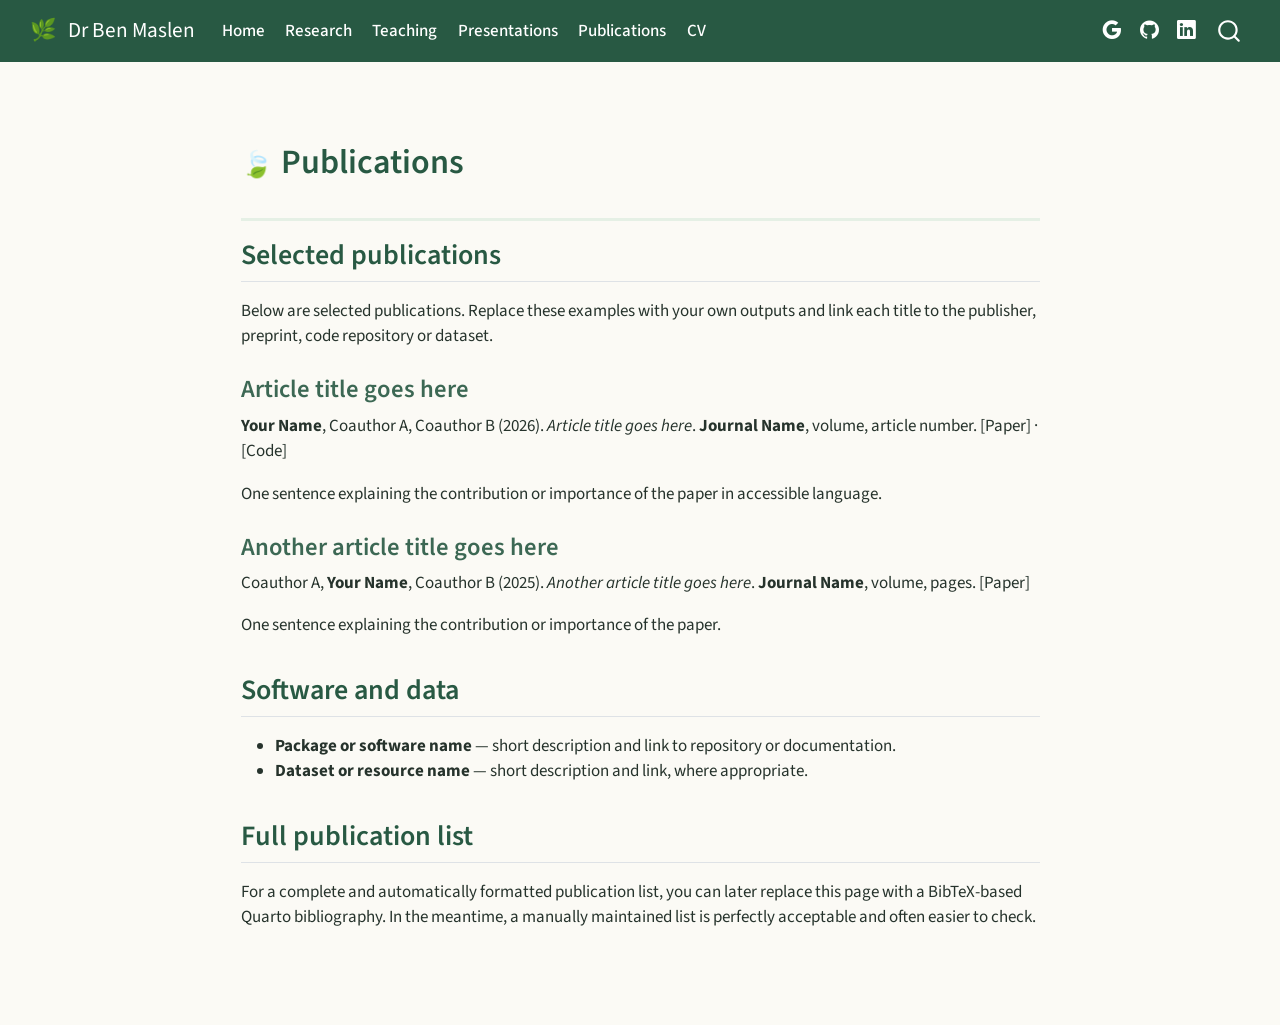
<file: docs/publications_old.html>
<!DOCTYPE html>
<html xmlns="http://www.w3.org/1999/xhtml" lang="en" xml:lang="en"><head>

<meta charset="utf-8">
<meta name="generator" content="quarto-1.9.38">

<meta name="viewport" content="width=device-width, initial-scale=1.0, user-scalable=yes">


<title>Publications – Dr Ben Maslen</title>
<style>
/* Default styles provided by pandoc.
** See https://pandoc.org/MANUAL.html#variables-for-html for config info.
*/
code{white-space: pre-wrap;}
span.smallcaps{font-variant: small-caps;}
div.columns{display: flex; gap: min(4vw, 1.5em);}
div.column{flex: auto; overflow-x: auto;}
div.hanging-indent{margin-left: 1.5em; text-indent: -1.5em;}
ul.task-list{list-style: none;}
ul.task-list li input[type="checkbox"] {
  width: 0.8em;
  margin: 0 0.8em 0.2em -1em; /* quarto-specific, see https://github.com/quarto-dev/quarto-cli/issues/4556 */ 
  vertical-align: middle;
}
</style>


<script src="site_libs/quarto-nav/quarto-nav.js"></script>
<script src="site_libs/quarto-nav/headroom.min.js"></script>
<script src="site_libs/clipboard/clipboard.min.js"></script>
<script src="site_libs/quarto-search/autocomplete.umd.js"></script>
<script src="site_libs/quarto-search/fuse.min.js"></script>
<script src="site_libs/quarto-search/quarto-search.js"></script>
<meta name="quarto:offset" content="./">
<script src="site_libs/quarto-html/quarto.js" type="module"></script>
<script src="site_libs/quarto-html/tabsets/tabsets.js" type="module"></script>
<script src="site_libs/quarto-html/popper.min.js"></script>
<script src="site_libs/quarto-html/tippy.umd.min.js"></script>
<script src="site_libs/quarto-html/anchor.min.js"></script>
<link href="site_libs/quarto-html/tippy.css" rel="stylesheet">
<link href="site_libs/quarto-html/quarto-syntax-highlighting-15634bcf2e68342d4ad2dfa704d543f6.css" rel="stylesheet" id="quarto-text-highlighting-styles">
<script src="site_libs/bootstrap/bootstrap.min.js"></script>
<link href="site_libs/bootstrap/bootstrap-icons.css" rel="stylesheet">
<link href="site_libs/bootstrap/bootstrap-5c2e602bc8fe40bd15e1d976b9a994fb.min.css" rel="stylesheet" append-hash="true" id="quarto-bootstrap" data-mode="light">
<script id="quarto-search-options" type="application/json">{
  "location": "navbar",
  "copy-button": false,
  "collapse-after": 3,
  "panel-placement": "end",
  "type": "overlay",
  "limit": 50,
  "keyboard-shortcut": [
    "f",
    "/",
    "s"
  ],
  "show-item-context": false,
  "language": {
    "search-no-results-text": "No results",
    "search-matching-documents-text": "matching documents",
    "search-copy-link-title": "Copy link to search",
    "search-hide-matches-text": "Hide additional matches",
    "search-more-match-text": "more match in this document",
    "search-more-matches-text": "more matches in this document",
    "search-clear-button-title": "Clear",
    "search-text-placeholder": "",
    "search-detached-cancel-button-title": "Cancel",
    "search-submit-button-title": "Submit",
    "search-label": "Search"
  }
}</script>
<script async="" src="https://www.googletagmanager.com/gtag/js?id=G-0R53RPE2TX"></script>

<script type="text/javascript">

window.dataLayer = window.dataLayer || [];
function gtag(){dataLayer.push(arguments);}
gtag('js', new Date());
gtag('config', 'G-0R53RPE2TX', { 'anonymize_ip': true});
</script>


<link rel="stylesheet" href="styles.css">
<meta property="og:title" content="Publications – Dr Ben Maslen">
<meta property="og:description" content="Personal academic website of Ben Maslen, a statistics lecturer and researcher.">
<meta property="og:site_name" content="Dr Ben Maslen">
<meta name="twitter:title" content="Publications – Dr Ben Maslen">
<meta name="twitter:description" content="Personal academic website of Ben Maslen, a statistics lecturer and researcher.">
<meta name="twitter:card" content="summary">
</head>

<body class="nav-fixed fullcontent quarto-light">

<div id="quarto-search-results"></div>
  <header id="quarto-header" class="headroom fixed-top">
    <nav class="navbar navbar-expand-lg " data-bs-theme="dark">
      <div class="navbar-container container-fluid">
      <div class="navbar-brand-container mx-auto">
    <a class="navbar-brand" href="./index.html">
    <span class="navbar-title">Dr Ben Maslen</span>
    </a>
  </div>
            <div id="quarto-search" class="" title="Search"></div>
          <button class="navbar-toggler" type="button" data-bs-toggle="collapse" data-bs-target="#navbarCollapse" aria-controls="navbarCollapse" role="menu" aria-expanded="false" aria-label="Toggle navigation" onclick="if (window.quartoToggleHeadroom) { window.quartoToggleHeadroom(); }">
  <span class="navbar-toggler-icon"></span>
</button>
          <div class="collapse navbar-collapse" id="navbarCollapse">
            <ul class="navbar-nav navbar-nav-scroll me-auto">
  <li class="nav-item">
    <a class="nav-link" href="./index.html"> 
<span class="menu-text">Home</span></a>
  </li>  
  <li class="nav-item">
    <a class="nav-link" href="./research.html"> 
<span class="menu-text">Research</span></a>
  </li>  
  <li class="nav-item">
    <a class="nav-link" href="./teaching.html"> 
<span class="menu-text">Teaching</span></a>
  </li>  
  <li class="nav-item">
    <a class="nav-link" href="./presentations.html"> 
<span class="menu-text">Presentations</span></a>
  </li>  
  <li class="nav-item">
    <a class="nav-link" href="./publications.html"> 
<span class="menu-text">Publications</span></a>
  </li>  
  <li class="nav-item">
    <a class="nav-link" href="./cv.html"> 
<span class="menu-text">CV</span></a>
  </li>  
</ul>
            <ul class="navbar-nav navbar-nav-scroll ms-auto">
  <li class="nav-item compact">
    <a class="nav-link" href="https://scholar.google.com/citations?user=YyoWad8AAAAJ&amp;hl=en"> <i class="bi bi-google" role="img" aria-label="Google Scholar">
</i> 
<span class="menu-text"></span></a>
  </li>  
  <li class="nav-item compact">
    <a class="nav-link" href="https://github.com/BenMaslen"> <i class="bi bi-github" role="img" aria-label="GitHub">
</i> 
<span class="menu-text"></span></a>
  </li>  
  <li class="nav-item compact">
    <a class="nav-link" href="https://www.linkedin.com/in/benjmaslen"> <i class="bi bi-linkedin" role="img" aria-label="LinkedIn">
</i> 
<span class="menu-text"></span></a>
  </li>  
</ul>
          </div> <!-- /navcollapse -->
            <div class="quarto-navbar-tools">
</div>
      </div> <!-- /container-fluid -->
    </nav>
</header>
<!-- content -->
<div id="quarto-content" class="quarto-container page-columns page-rows-contents page-layout-article page-navbar">
<!-- sidebar -->
<!-- margin-sidebar -->
    
<!-- main -->
<main class="content" id="quarto-document-content">

<header id="title-block-header" class="quarto-title-block default">
<div class="quarto-title">
<h1 class="title">Publications</h1>
</div>



<div class="quarto-title-meta">

    
  
    
  </div>
  


</header>


<section id="selected-publications" class="level2">
<h2 class="anchored" data-anchor-id="selected-publications">Selected publications</h2>
<p>Below are selected publications. Replace these examples with your own outputs and link each title to the publisher, preprint, code repository or dataset.</p>
<section id="article-title-goes-here" class="level3">
<h3 class="anchored" data-anchor-id="article-title-goes-here">Article title goes here</h3>
<p><strong>Your Name</strong>, Coauthor A, Coauthor B (2026). <em>Article title goes here</em>. <strong>Journal Name</strong>, volume, article number. [Paper] · [Code]</p>
<p>One sentence explaining the contribution or importance of the paper in accessible language.</p>
</section>
<section id="another-article-title-goes-here" class="level3">
<h3 class="anchored" data-anchor-id="another-article-title-goes-here">Another article title goes here</h3>
<p>Coauthor A, <strong>Your Name</strong>, Coauthor B (2025). <em>Another article title goes here</em>. <strong>Journal Name</strong>, volume, pages. [Paper]</p>
<p>One sentence explaining the contribution or importance of the paper.</p>
</section>
</section>
<section id="software-and-data" class="level2">
<h2 class="anchored" data-anchor-id="software-and-data">Software and data</h2>
<ul>
<li><strong>Package or software name</strong> — short description and link to repository or documentation.</li>
<li><strong>Dataset or resource name</strong> — short description and link, where appropriate.</li>
</ul>
</section>
<section id="full-publication-list" class="level2">
<h2 class="anchored" data-anchor-id="full-publication-list">Full publication list</h2>
<p>For a complete and automatically formatted publication list, you can later replace this page with a BibTeX-based Quarto bibliography. In the meantime, a manually maintained list is perfectly acceptable and often easier to check.</p>


</section>

</main> <!-- /main -->
<script id="quarto-html-after-body" type="application/javascript">
  window.document.addEventListener("DOMContentLoaded", function (event) {
    const icon = "";
    const anchorJS = new window.AnchorJS();
    anchorJS.options = {
      placement: 'right',
      icon: icon
    };
    anchorJS.add('.anchored');
    const isCodeAnnotation = (el) => {
      for (const clz of el.classList) {
        if (clz.startsWith('code-annotation-')) {                     
          return true;
        }
      }
      return false;
    }
    const onCopySuccess = function(e) {
      // button target
      const button = e.trigger;
      // don't keep focus
      button.blur();
      // flash "checked"
      button.classList.add('code-copy-button-checked');
      var currentTitle = button.getAttribute("title");
      button.setAttribute("title", "Copied!");
      let tooltip;
      if (window.bootstrap) {
        button.setAttribute("data-bs-toggle", "tooltip");
        button.setAttribute("data-bs-placement", "left");
        button.setAttribute("data-bs-title", "Copied!");
        tooltip = new bootstrap.Tooltip(button, 
          { trigger: "manual", 
            customClass: "code-copy-button-tooltip",
            offset: [0, -8]});
        tooltip.show();    
      }
      setTimeout(function() {
        if (tooltip) {
          tooltip.hide();
          button.removeAttribute("data-bs-title");
          button.removeAttribute("data-bs-toggle");
          button.removeAttribute("data-bs-placement");
        }
        button.setAttribute("title", currentTitle);
        button.classList.remove('code-copy-button-checked');
      }, 1000);
      // clear code selection
      e.clearSelection();
    }
    const getTextToCopy = function(trigger) {
      const outerScaffold = trigger.parentElement.cloneNode(true);
      const codeEl = outerScaffold.querySelector('code');
      for (const childEl of codeEl.children) {
        if (isCodeAnnotation(childEl)) {
          childEl.remove();
        }
      }
      return codeEl.innerText;
    }
    const clipboard = new window.ClipboardJS('.code-copy-button:not([data-in-quarto-modal])', {
      text: getTextToCopy
    });
    clipboard.on('success', onCopySuccess);
    if (window.document.getElementById('quarto-embedded-source-code-modal')) {
      const clipboardModal = new window.ClipboardJS('.code-copy-button[data-in-quarto-modal]', {
        text: getTextToCopy,
        container: window.document.getElementById('quarto-embedded-source-code-modal')
      });
      clipboardModal.on('success', onCopySuccess);
    }
      var localhostRegex = new RegExp(/^(?:http|https):\/\/localhost\:?[0-9]*\//);
      var mailtoRegex = new RegExp(/^mailto:/);
        var filterRegex = new RegExp("https:\/\/BenMaslen\.github\.io");
      var isInternal = (href) => {
          return filterRegex.test(href) || localhostRegex.test(href) || mailtoRegex.test(href);
      }
      // Inspect non-navigation links and adorn them if external
     var links = window.document.querySelectorAll('a[href]:not(.nav-link):not(.navbar-brand):not(.toc-action):not(.sidebar-link):not(.sidebar-item-toggle):not(.pagination-link):not(.no-external):not([aria-hidden]):not(.dropdown-item):not(.quarto-navigation-tool):not(.about-link)');
      for (var i=0; i<links.length; i++) {
        const link = links[i];
        if (!isInternal(link.href)) {
          // undo the damage that might have been done by quarto-nav.js in the case of
          // links that we want to consider external
          if (link.dataset.originalHref !== undefined) {
            link.href = link.dataset.originalHref;
          }
        }
      }
    function tippyHover(el, contentFn, onTriggerFn, onUntriggerFn) {
      const config = {
        allowHTML: true,
        maxWidth: 500,
        delay: 100,
        arrow: false,
        appendTo: function(el) {
            return el.parentElement;
        },
        interactive: true,
        interactiveBorder: 10,
        theme: 'quarto',
        placement: 'bottom-start',
      };
      if (contentFn) {
        config.content = contentFn;
      }
      if (onTriggerFn) {
        config.onTrigger = onTriggerFn;
      }
      if (onUntriggerFn) {
        config.onUntrigger = onUntriggerFn;
      }
      window.tippy(el, config); 
    }
    const noterefs = window.document.querySelectorAll('a[role="doc-noteref"]');
    for (var i=0; i<noterefs.length; i++) {
      const ref = noterefs[i];
      tippyHover(ref, function() {
        // use id or data attribute instead here
        let href = ref.getAttribute('data-footnote-href') || ref.getAttribute('href');
        try { href = new URL(href).hash; } catch {}
        const id = href.replace(/^#\/?/, "");
        const note = window.document.getElementById(id);
        if (note) {
          return note.innerHTML;
        } else {
          return "";
        }
      });
    }
    const xrefs = window.document.querySelectorAll('a.quarto-xref');
    const processXRef = (id, note) => {
      // Strip column container classes
      const stripColumnClz = (el) => {
        el.classList.remove("page-full", "page-columns");
        if (el.children) {
          for (const child of el.children) {
            stripColumnClz(child);
          }
        }
      }
      stripColumnClz(note)
      if (id === null || id.startsWith('sec-')) {
        // Special case sections, only their first couple elements
        const container = document.createElement("div");
        if (note.children && note.children.length > 2) {
          container.appendChild(note.children[0].cloneNode(true));
          for (let i = 1; i < note.children.length; i++) {
            const child = note.children[i];
            if (child.tagName === "P" && child.innerText === "") {
              continue;
            } else {
              container.appendChild(child.cloneNode(true));
              break;
            }
          }
          if (window.Quarto?.typesetMath) {
            window.Quarto.typesetMath(container);
          }
          return container.innerHTML
        } else {
          if (window.Quarto?.typesetMath) {
            window.Quarto.typesetMath(note);
          }
          return note.innerHTML;
        }
      } else {
        // Remove any anchor links if they are present
        const anchorLink = note.querySelector('a.anchorjs-link');
        if (anchorLink) {
          anchorLink.remove();
        }
        if (window.Quarto?.typesetMath) {
          window.Quarto.typesetMath(note);
        }
        if (note.classList.contains("callout")) {
          return note.outerHTML;
        } else {
          return note.innerHTML;
        }
      }
    }
    for (var i=0; i<xrefs.length; i++) {
      const xref = xrefs[i];
      tippyHover(xref, undefined, function(instance) {
        instance.disable();
        let url = xref.getAttribute('href');
        let hash = undefined; 
        if (url.startsWith('#')) {
          hash = url;
        } else {
          try { hash = new URL(url).hash; } catch {}
        }
        if (hash) {
          const id = hash.replace(/^#\/?/, "");
          const note = window.document.getElementById(id);
          if (note !== null) {
            try {
              const html = processXRef(id, note.cloneNode(true));
              instance.setContent(html);
            } finally {
              instance.enable();
              instance.show();
            }
          } else {
            // See if we can fetch this
            fetch(url.split('#')[0])
            .then(res => res.text())
            .then(html => {
              const parser = new DOMParser();
              const htmlDoc = parser.parseFromString(html, "text/html");
              const note = htmlDoc.getElementById(id);
              if (note !== null) {
                const html = processXRef(id, note);
                instance.setContent(html);
              } 
            }).finally(() => {
              instance.enable();
              instance.show();
            });
          }
        } else {
          // See if we can fetch a full url (with no hash to target)
          // This is a special case and we should probably do some content thinning / targeting
          fetch(url)
          .then(res => res.text())
          .then(html => {
            const parser = new DOMParser();
            const htmlDoc = parser.parseFromString(html, "text/html");
            const note = htmlDoc.querySelector('main.content');
            if (note !== null) {
              // This should only happen for chapter cross references
              // (since there is no id in the URL)
              // remove the first header
              if (note.children.length > 0 && note.children[0].tagName === "HEADER") {
                note.children[0].remove();
              }
              const html = processXRef(null, note);
              instance.setContent(html);
            } 
          }).finally(() => {
            instance.enable();
            instance.show();
          });
        }
      }, function(instance) {
      });
    }
        let selectedAnnoteEl;
        const selectorForAnnotation = ( cell, annotation) => {
          let cellAttr = 'data-code-cell="' + cell + '"';
          let lineAttr = 'data-code-annotation="' +  annotation + '"';
          const selector = 'span[' + cellAttr + '][' + lineAttr + ']';
          return selector;
        }
        const selectCodeLines = (annoteEl) => {
          const doc = window.document;
          const targetCell = annoteEl.getAttribute("data-target-cell");
          const targetAnnotation = annoteEl.getAttribute("data-target-annotation");
          const annoteSpan = window.document.querySelector(selectorForAnnotation(targetCell, targetAnnotation));
          const lines = annoteSpan.getAttribute("data-code-lines").split(",");
          const lineIds = lines.map((line) => {
            return targetCell + "-" + line;
          })
          let top = null;
          let height = null;
          let parent = null;
          if (lineIds.length > 0) {
              //compute the position of the single el (top and bottom and make a div)
              const el = window.document.getElementById(lineIds[0]);
              top = el.offsetTop;
              height = el.offsetHeight;
              parent = el.parentElement.parentElement;
            if (lineIds.length > 1) {
              const lastEl = window.document.getElementById(lineIds[lineIds.length - 1]);
              const bottom = lastEl.offsetTop + lastEl.offsetHeight;
              height = bottom - top;
            }
            if (top !== null && height !== null && parent !== null) {
              // cook up a div (if necessary) and position it 
              let div = window.document.getElementById("code-annotation-line-highlight");
              if (div === null) {
                div = window.document.createElement("div");
                div.setAttribute("id", "code-annotation-line-highlight");
                div.style.position = 'absolute';
                parent.appendChild(div);
              }
              div.style.top = top - 2 + "px";
              div.style.height = height + 4 + "px";
              div.style.left = 0;
              let gutterDiv = window.document.getElementById("code-annotation-line-highlight-gutter");
              if (gutterDiv === null) {
                gutterDiv = window.document.createElement("div");
                gutterDiv.setAttribute("id", "code-annotation-line-highlight-gutter");
                gutterDiv.style.position = 'absolute';
                const codeCell = window.document.getElementById(targetCell);
                const gutter = codeCell.querySelector('.code-annotation-gutter');
                gutter.appendChild(gutterDiv);
              }
              gutterDiv.style.top = top - 2 + "px";
              gutterDiv.style.height = height + 4 + "px";
            }
            selectedAnnoteEl = annoteEl;
          }
        };
        const unselectCodeLines = () => {
          const elementsIds = ["code-annotation-line-highlight", "code-annotation-line-highlight-gutter"];
          elementsIds.forEach((elId) => {
            const div = window.document.getElementById(elId);
            if (div) {
              div.remove();
            }
          });
          selectedAnnoteEl = undefined;
        };
          // Handle positioning of the toggle
      window.addEventListener(
        "resize",
        throttle(() => {
          elRect = undefined;
          if (selectedAnnoteEl) {
            selectCodeLines(selectedAnnoteEl);
          }
        }, 10)
      );
      function throttle(fn, ms) {
      let throttle = false;
      let timer;
        return (...args) => {
          if(!throttle) { // first call gets through
              fn.apply(this, args);
              throttle = true;
          } else { // all the others get throttled
              if(timer) clearTimeout(timer); // cancel #2
              timer = setTimeout(() => {
                fn.apply(this, args);
                timer = throttle = false;
              }, ms);
          }
        };
      }
        // Attach click handler to the DT
        const annoteDls = window.document.querySelectorAll('dt[data-target-cell]');
        for (const annoteDlNode of annoteDls) {
          annoteDlNode.addEventListener('click', (event) => {
            const clickedEl = event.target;
            if (clickedEl !== selectedAnnoteEl) {
              unselectCodeLines();
              const activeEl = window.document.querySelector('dt[data-target-cell].code-annotation-active');
              if (activeEl) {
                activeEl.classList.remove('code-annotation-active');
              }
              selectCodeLines(clickedEl);
              clickedEl.classList.add('code-annotation-active');
            } else {
              // Unselect the line
              unselectCodeLines();
              clickedEl.classList.remove('code-annotation-active');
            }
          });
        }
    const findCites = (el) => {
      const parentEl = el.parentElement;
      if (parentEl) {
        const cites = parentEl.dataset.cites;
        if (cites) {
          return {
            el,
            cites: cites.split(' ')
          };
        } else {
          return findCites(el.parentElement)
        }
      } else {
        return undefined;
      }
    };
    var bibliorefs = window.document.querySelectorAll('a[role="doc-biblioref"]');
    for (var i=0; i<bibliorefs.length; i++) {
      const ref = bibliorefs[i];
      const citeInfo = findCites(ref);
      if (citeInfo) {
        tippyHover(citeInfo.el, function() {
          var popup = window.document.createElement('div');
          citeInfo.cites.forEach(function(cite) {
            var citeDiv = window.document.createElement('div');
            citeDiv.classList.add('hanging-indent');
            citeDiv.classList.add('csl-entry');
            var biblioDiv = window.document.getElementById('ref-' + cite);
            if (biblioDiv) {
              citeDiv.innerHTML = biblioDiv.innerHTML;
            }
            popup.appendChild(citeDiv);
          });
          return popup.innerHTML;
        });
      }
    }
  });
  </script>
</div> <!-- /content -->




</body></html>
</file>
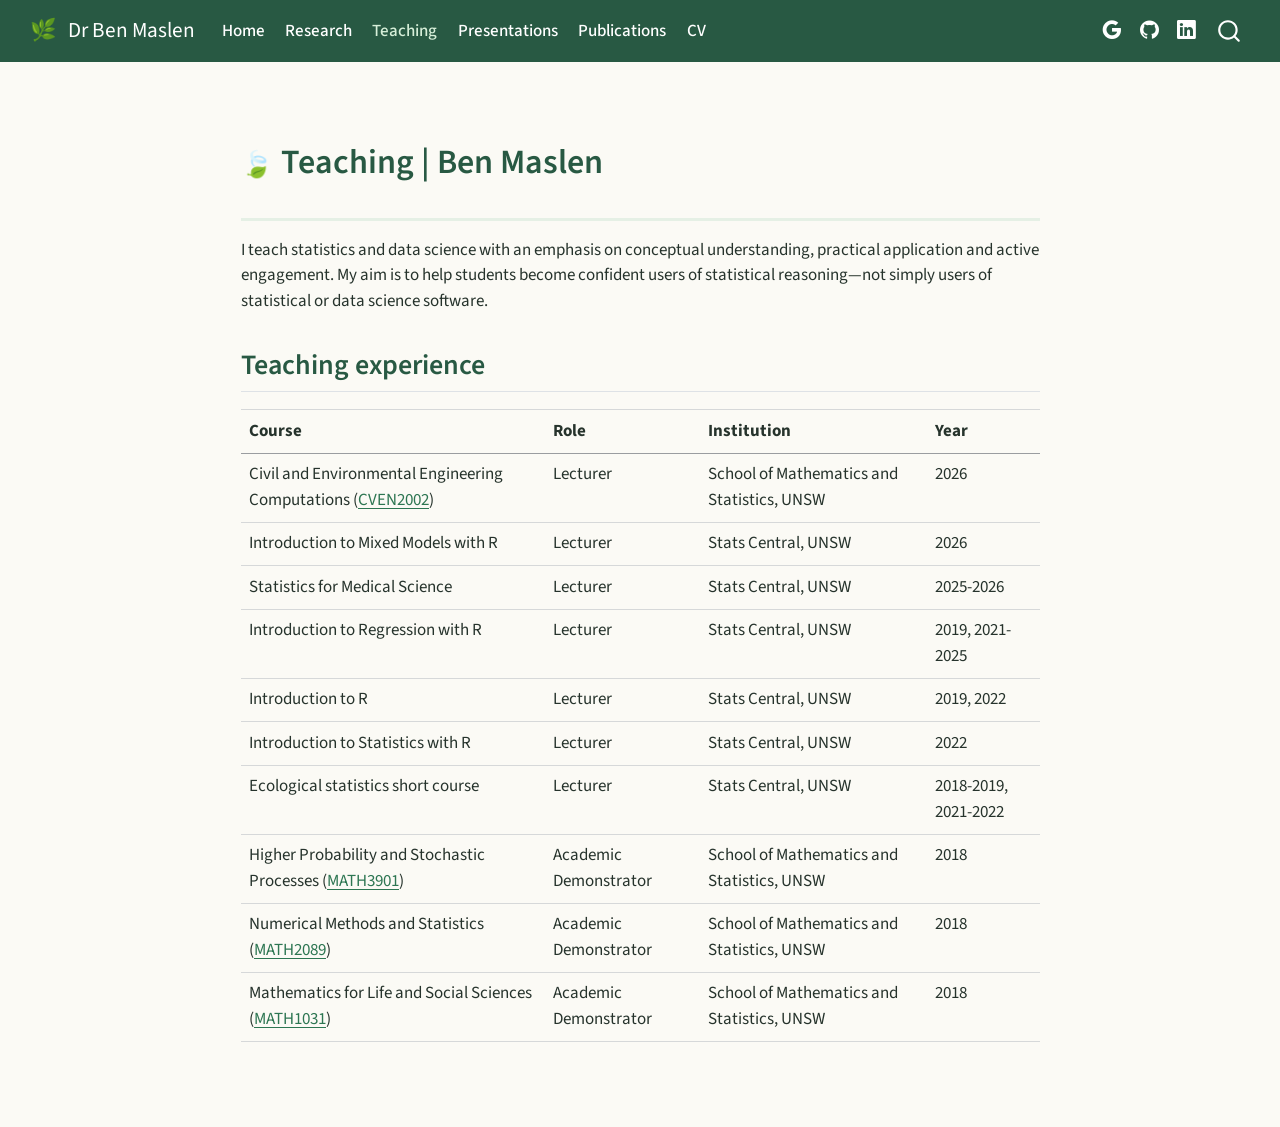
<file: docs/teaching.html>
<!DOCTYPE html>
<html xmlns="http://www.w3.org/1999/xhtml" lang="en" xml:lang="en"><head>

<meta charset="utf-8">
<meta name="generator" content="quarto-1.9.38">

<meta name="viewport" content="width=device-width, initial-scale=1.0, user-scalable=yes">


<title>Teaching | Ben Maslen – Dr Ben Maslen</title>
<style>
/* Default styles provided by pandoc.
** See https://pandoc.org/MANUAL.html#variables-for-html for config info.
*/
code{white-space: pre-wrap;}
span.smallcaps{font-variant: small-caps;}
div.columns{display: flex; gap: min(4vw, 1.5em);}
div.column{flex: auto; overflow-x: auto;}
div.hanging-indent{margin-left: 1.5em; text-indent: -1.5em;}
ul.task-list{list-style: none;}
ul.task-list li input[type="checkbox"] {
  width: 0.8em;
  margin: 0 0.8em 0.2em -1em; /* quarto-specific, see https://github.com/quarto-dev/quarto-cli/issues/4556 */ 
  vertical-align: middle;
}
</style>


<script src="site_libs/quarto-nav/quarto-nav.js"></script>
<script src="site_libs/quarto-nav/headroom.min.js"></script>
<script src="site_libs/clipboard/clipboard.min.js"></script>
<script src="site_libs/quarto-search/autocomplete.umd.js"></script>
<script src="site_libs/quarto-search/fuse.min.js"></script>
<script src="site_libs/quarto-search/quarto-search.js"></script>
<meta name="quarto:offset" content="./">
<script src="site_libs/quarto-html/quarto.js" type="module"></script>
<script src="site_libs/quarto-html/tabsets/tabsets.js" type="module"></script>
<script src="site_libs/quarto-html/popper.min.js"></script>
<script src="site_libs/quarto-html/tippy.umd.min.js"></script>
<script src="site_libs/quarto-html/anchor.min.js"></script>
<link href="site_libs/quarto-html/tippy.css" rel="stylesheet">
<link href="site_libs/quarto-html/quarto-syntax-highlighting-15634bcf2e68342d4ad2dfa704d543f6.css" rel="stylesheet" id="quarto-text-highlighting-styles">
<script src="site_libs/bootstrap/bootstrap.min.js"></script>
<link href="site_libs/bootstrap/bootstrap-icons.css" rel="stylesheet">
<link href="site_libs/bootstrap/bootstrap-5c2e602bc8fe40bd15e1d976b9a994fb.min.css" rel="stylesheet" append-hash="true" id="quarto-bootstrap" data-mode="light">
<script id="quarto-search-options" type="application/json">{
  "location": "navbar",
  "copy-button": false,
  "collapse-after": 3,
  "panel-placement": "end",
  "type": "overlay",
  "limit": 50,
  "keyboard-shortcut": [
    "f",
    "/",
    "s"
  ],
  "show-item-context": false,
  "language": {
    "search-no-results-text": "No results",
    "search-matching-documents-text": "matching documents",
    "search-copy-link-title": "Copy link to search",
    "search-hide-matches-text": "Hide additional matches",
    "search-more-match-text": "more match in this document",
    "search-more-matches-text": "more matches in this document",
    "search-clear-button-title": "Clear",
    "search-text-placeholder": "",
    "search-detached-cancel-button-title": "Cancel",
    "search-submit-button-title": "Submit",
    "search-label": "Search"
  }
}</script>
<script async="" src="https://www.googletagmanager.com/gtag/js?id=G-0R53RPE2TX"></script>

<script type="text/javascript">

window.dataLayer = window.dataLayer || [];
function gtag(){dataLayer.push(arguments);}
gtag('js', new Date());
gtag('config', 'G-0R53RPE2TX', { 'anonymize_ip': true});
</script>


<link rel="stylesheet" href="styles.css">
<meta property="og:title" content="Teaching | Ben Maslen – Dr Ben Maslen">
<meta property="og:description" content="Personal academic website of Ben Maslen, a statistics lecturer and researcher.">
<meta property="og:site_name" content="Dr Ben Maslen">
<meta name="twitter:title" content="Teaching | Ben Maslen – Dr Ben Maslen">
<meta name="twitter:description" content="Personal academic website of Ben Maslen, a statistics lecturer and researcher.">
<meta name="twitter:card" content="summary">
</head>

<body class="nav-fixed fullcontent quarto-light">

<div id="quarto-search-results"></div>
  <header id="quarto-header" class="headroom fixed-top">
    <nav class="navbar navbar-expand-lg " data-bs-theme="dark">
      <div class="navbar-container container-fluid">
      <div class="navbar-brand-container mx-auto">
    <a class="navbar-brand" href="./index.html">
    <span class="navbar-title">Dr Ben Maslen</span>
    </a>
  </div>
            <div id="quarto-search" class="" title="Search"></div>
          <button class="navbar-toggler" type="button" data-bs-toggle="collapse" data-bs-target="#navbarCollapse" aria-controls="navbarCollapse" role="menu" aria-expanded="false" aria-label="Toggle navigation" onclick="if (window.quartoToggleHeadroom) { window.quartoToggleHeadroom(); }">
  <span class="navbar-toggler-icon"></span>
</button>
          <div class="collapse navbar-collapse" id="navbarCollapse">
            <ul class="navbar-nav navbar-nav-scroll me-auto">
  <li class="nav-item">
    <a class="nav-link" href="./index.html"> 
<span class="menu-text">Home</span></a>
  </li>  
  <li class="nav-item">
    <a class="nav-link" href="./research.html"> 
<span class="menu-text">Research</span></a>
  </li>  
  <li class="nav-item">
    <a class="nav-link active" href="./teaching.html" aria-current="page"> 
<span class="menu-text">Teaching</span></a>
  </li>  
  <li class="nav-item">
    <a class="nav-link" href="./presentations.html"> 
<span class="menu-text">Presentations</span></a>
  </li>  
  <li class="nav-item">
    <a class="nav-link" href="./publications.html"> 
<span class="menu-text">Publications</span></a>
  </li>  
  <li class="nav-item">
    <a class="nav-link" href="./cv.html"> 
<span class="menu-text">CV</span></a>
  </li>  
</ul>
            <ul class="navbar-nav navbar-nav-scroll ms-auto">
  <li class="nav-item compact">
    <a class="nav-link" href="https://scholar.google.com/citations?user=YyoWad8AAAAJ&amp;hl=en"> <i class="bi bi-google" role="img" aria-label="Google Scholar">
</i> 
<span class="menu-text"></span></a>
  </li>  
  <li class="nav-item compact">
    <a class="nav-link" href="https://github.com/BenMaslen"> <i class="bi bi-github" role="img" aria-label="GitHub">
</i> 
<span class="menu-text"></span></a>
  </li>  
  <li class="nav-item compact">
    <a class="nav-link" href="https://www.linkedin.com/in/benjmaslen"> <i class="bi bi-linkedin" role="img" aria-label="LinkedIn">
</i> 
<span class="menu-text"></span></a>
  </li>  
</ul>
          </div> <!-- /navcollapse -->
            <div class="quarto-navbar-tools">
</div>
      </div> <!-- /container-fluid -->
    </nav>
</header>
<!-- content -->
<div id="quarto-content" class="quarto-container page-columns page-rows-contents page-layout-article page-navbar">
<!-- sidebar -->
<!-- margin-sidebar -->
    
<!-- main -->
<main class="content" id="quarto-document-content">

<header id="title-block-header" class="quarto-title-block default">
<div class="quarto-title">
<h1 class="title">Teaching | Ben Maslen</h1>
</div>



<div class="quarto-title-meta">

    
  
    
  </div>
  


</header>


<p>I teach statistics and data science with an emphasis on conceptual understanding, practical application and active engagement. My aim is to help students become confident users of statistical reasoning—not simply users of statistical or data science software.</p>
<section id="teaching-experience" class="level2">
<h2 class="anchored" data-anchor-id="teaching-experience">Teaching experience</h2>
<table class="caption-top table">
<thead>
<tr class="header">
<th style="text-align: left;">Course</th>
<th style="text-align: left;">Role</th>
<th style="text-align: left;">Institution</th>
<th style="text-align: left;">Year</th>
</tr>
</thead>
<tbody>
<tr class="odd">
<td style="text-align: left;">Civil and Environmental Engineering Computations (<a href="https://www.handbook.unsw.edu.au/undergraduate/courses/2025/CVEN2002">CVEN2002</a>)</td>
<td style="text-align: left;">Lecturer</td>
<td style="text-align: left;">School of Mathematics and Statistics, UNSW</td>
<td style="text-align: left;">2026</td>
</tr>
<tr class="even">
<td style="text-align: left;">Introduction to Mixed Models with R</td>
<td style="text-align: left;">Lecturer</td>
<td style="text-align: left;">Stats Central, UNSW</td>
<td style="text-align: left;">2026</td>
</tr>
<tr class="odd">
<td style="text-align: left;">Statistics for Medical Science</td>
<td style="text-align: left;">Lecturer</td>
<td style="text-align: left;">Stats Central, UNSW</td>
<td style="text-align: left;">2025-2026</td>
</tr>
<tr class="even">
<td style="text-align: left;">Introduction to Regression with R</td>
<td style="text-align: left;">Lecturer</td>
<td style="text-align: left;">Stats Central, UNSW</td>
<td style="text-align: left;">2019, 2021-2025</td>
</tr>
<tr class="odd">
<td style="text-align: left;">Introduction to R</td>
<td style="text-align: left;">Lecturer</td>
<td style="text-align: left;">Stats Central, UNSW</td>
<td style="text-align: left;">2019, 2022</td>
</tr>
<tr class="even">
<td style="text-align: left;">Introduction to Statistics with R</td>
<td style="text-align: left;">Lecturer</td>
<td style="text-align: left;">Stats Central, UNSW</td>
<td style="text-align: left;">2022</td>
</tr>
<tr class="odd">
<td style="text-align: left;">Ecological statistics short course</td>
<td style="text-align: left;">Lecturer</td>
<td style="text-align: left;">Stats Central, UNSW</td>
<td style="text-align: left;">2018-2019, 2021-2022</td>
</tr>
<tr class="even">
<td style="text-align: left;">Higher Probability and Stochastic Processes (<a href="https://www.handbook.unsw.edu.au/undergraduate/courses/2021/MATH3901">MATH3901</a>)</td>
<td style="text-align: left;">Academic Demonstrator</td>
<td style="text-align: left;">School of Mathematics and Statistics, UNSW</td>
<td style="text-align: left;">2018</td>
</tr>
<tr class="odd">
<td style="text-align: left;">Numerical Methods and Statistics (<a href="https://www.handbook.unsw.edu.au/undergraduate/courses/2026/MATH2089">MATH2089</a>)</td>
<td style="text-align: left;">Academic Demonstrator</td>
<td style="text-align: left;">School of Mathematics and Statistics, UNSW</td>
<td style="text-align: left;">2018</td>
</tr>
<tr class="even">
<td style="text-align: left;">Mathematics for Life and Social Sciences (<a href="https://www.handbook.unsw.edu.au/undergraduate/courses/2024/MATH1031">MATH1031</a>)</td>
<td style="text-align: left;">Academic Demonstrator</td>
<td style="text-align: left;">School of Mathematics and Statistics, UNSW</td>
<td style="text-align: left;">2018</td>
</tr>
</tbody>
</table>


</section>

</main> <!-- /main -->
<script id="quarto-html-after-body" type="application/javascript">
  window.document.addEventListener("DOMContentLoaded", function (event) {
    const icon = "";
    const anchorJS = new window.AnchorJS();
    anchorJS.options = {
      placement: 'right',
      icon: icon
    };
    anchorJS.add('.anchored');
    const isCodeAnnotation = (el) => {
      for (const clz of el.classList) {
        if (clz.startsWith('code-annotation-')) {                     
          return true;
        }
      }
      return false;
    }
    const onCopySuccess = function(e) {
      // button target
      const button = e.trigger;
      // don't keep focus
      button.blur();
      // flash "checked"
      button.classList.add('code-copy-button-checked');
      var currentTitle = button.getAttribute("title");
      button.setAttribute("title", "Copied!");
      let tooltip;
      if (window.bootstrap) {
        button.setAttribute("data-bs-toggle", "tooltip");
        button.setAttribute("data-bs-placement", "left");
        button.setAttribute("data-bs-title", "Copied!");
        tooltip = new bootstrap.Tooltip(button, 
          { trigger: "manual", 
            customClass: "code-copy-button-tooltip",
            offset: [0, -8]});
        tooltip.show();    
      }
      setTimeout(function() {
        if (tooltip) {
          tooltip.hide();
          button.removeAttribute("data-bs-title");
          button.removeAttribute("data-bs-toggle");
          button.removeAttribute("data-bs-placement");
        }
        button.setAttribute("title", currentTitle);
        button.classList.remove('code-copy-button-checked');
      }, 1000);
      // clear code selection
      e.clearSelection();
    }
    const getTextToCopy = function(trigger) {
      const outerScaffold = trigger.parentElement.cloneNode(true);
      const codeEl = outerScaffold.querySelector('code');
      for (const childEl of codeEl.children) {
        if (isCodeAnnotation(childEl)) {
          childEl.remove();
        }
      }
      return codeEl.innerText;
    }
    const clipboard = new window.ClipboardJS('.code-copy-button:not([data-in-quarto-modal])', {
      text: getTextToCopy
    });
    clipboard.on('success', onCopySuccess);
    if (window.document.getElementById('quarto-embedded-source-code-modal')) {
      const clipboardModal = new window.ClipboardJS('.code-copy-button[data-in-quarto-modal]', {
        text: getTextToCopy,
        container: window.document.getElementById('quarto-embedded-source-code-modal')
      });
      clipboardModal.on('success', onCopySuccess);
    }
      var localhostRegex = new RegExp(/^(?:http|https):\/\/localhost\:?[0-9]*\//);
      var mailtoRegex = new RegExp(/^mailto:/);
        var filterRegex = new RegExp("https:\/\/BenMaslen\.github\.io");
      var isInternal = (href) => {
          return filterRegex.test(href) || localhostRegex.test(href) || mailtoRegex.test(href);
      }
      // Inspect non-navigation links and adorn them if external
     var links = window.document.querySelectorAll('a[href]:not(.nav-link):not(.navbar-brand):not(.toc-action):not(.sidebar-link):not(.sidebar-item-toggle):not(.pagination-link):not(.no-external):not([aria-hidden]):not(.dropdown-item):not(.quarto-navigation-tool):not(.about-link)');
      for (var i=0; i<links.length; i++) {
        const link = links[i];
        if (!isInternal(link.href)) {
          // undo the damage that might have been done by quarto-nav.js in the case of
          // links that we want to consider external
          if (link.dataset.originalHref !== undefined) {
            link.href = link.dataset.originalHref;
          }
        }
      }
    function tippyHover(el, contentFn, onTriggerFn, onUntriggerFn) {
      const config = {
        allowHTML: true,
        maxWidth: 500,
        delay: 100,
        arrow: false,
        appendTo: function(el) {
            return el.parentElement;
        },
        interactive: true,
        interactiveBorder: 10,
        theme: 'quarto',
        placement: 'bottom-start',
      };
      if (contentFn) {
        config.content = contentFn;
      }
      if (onTriggerFn) {
        config.onTrigger = onTriggerFn;
      }
      if (onUntriggerFn) {
        config.onUntrigger = onUntriggerFn;
      }
      window.tippy(el, config); 
    }
    const noterefs = window.document.querySelectorAll('a[role="doc-noteref"]');
    for (var i=0; i<noterefs.length; i++) {
      const ref = noterefs[i];
      tippyHover(ref, function() {
        // use id or data attribute instead here
        let href = ref.getAttribute('data-footnote-href') || ref.getAttribute('href');
        try { href = new URL(href).hash; } catch {}
        const id = href.replace(/^#\/?/, "");
        const note = window.document.getElementById(id);
        if (note) {
          return note.innerHTML;
        } else {
          return "";
        }
      });
    }
    const xrefs = window.document.querySelectorAll('a.quarto-xref');
    const processXRef = (id, note) => {
      // Strip column container classes
      const stripColumnClz = (el) => {
        el.classList.remove("page-full", "page-columns");
        if (el.children) {
          for (const child of el.children) {
            stripColumnClz(child);
          }
        }
      }
      stripColumnClz(note)
      if (id === null || id.startsWith('sec-')) {
        // Special case sections, only their first couple elements
        const container = document.createElement("div");
        if (note.children && note.children.length > 2) {
          container.appendChild(note.children[0].cloneNode(true));
          for (let i = 1; i < note.children.length; i++) {
            const child = note.children[i];
            if (child.tagName === "P" && child.innerText === "") {
              continue;
            } else {
              container.appendChild(child.cloneNode(true));
              break;
            }
          }
          if (window.Quarto?.typesetMath) {
            window.Quarto.typesetMath(container);
          }
          return container.innerHTML
        } else {
          if (window.Quarto?.typesetMath) {
            window.Quarto.typesetMath(note);
          }
          return note.innerHTML;
        }
      } else {
        // Remove any anchor links if they are present
        const anchorLink = note.querySelector('a.anchorjs-link');
        if (anchorLink) {
          anchorLink.remove();
        }
        if (window.Quarto?.typesetMath) {
          window.Quarto.typesetMath(note);
        }
        if (note.classList.contains("callout")) {
          return note.outerHTML;
        } else {
          return note.innerHTML;
        }
      }
    }
    for (var i=0; i<xrefs.length; i++) {
      const xref = xrefs[i];
      tippyHover(xref, undefined, function(instance) {
        instance.disable();
        let url = xref.getAttribute('href');
        let hash = undefined; 
        if (url.startsWith('#')) {
          hash = url;
        } else {
          try { hash = new URL(url).hash; } catch {}
        }
        if (hash) {
          const id = hash.replace(/^#\/?/, "");
          const note = window.document.getElementById(id);
          if (note !== null) {
            try {
              const html = processXRef(id, note.cloneNode(true));
              instance.setContent(html);
            } finally {
              instance.enable();
              instance.show();
            }
          } else {
            // See if we can fetch this
            fetch(url.split('#')[0])
            .then(res => res.text())
            .then(html => {
              const parser = new DOMParser();
              const htmlDoc = parser.parseFromString(html, "text/html");
              const note = htmlDoc.getElementById(id);
              if (note !== null) {
                const html = processXRef(id, note);
                instance.setContent(html);
              } 
            }).finally(() => {
              instance.enable();
              instance.show();
            });
          }
        } else {
          // See if we can fetch a full url (with no hash to target)
          // This is a special case and we should probably do some content thinning / targeting
          fetch(url)
          .then(res => res.text())
          .then(html => {
            const parser = new DOMParser();
            const htmlDoc = parser.parseFromString(html, "text/html");
            const note = htmlDoc.querySelector('main.content');
            if (note !== null) {
              // This should only happen for chapter cross references
              // (since there is no id in the URL)
              // remove the first header
              if (note.children.length > 0 && note.children[0].tagName === "HEADER") {
                note.children[0].remove();
              }
              const html = processXRef(null, note);
              instance.setContent(html);
            } 
          }).finally(() => {
            instance.enable();
            instance.show();
          });
        }
      }, function(instance) {
      });
    }
        let selectedAnnoteEl;
        const selectorForAnnotation = ( cell, annotation) => {
          let cellAttr = 'data-code-cell="' + cell + '"';
          let lineAttr = 'data-code-annotation="' +  annotation + '"';
          const selector = 'span[' + cellAttr + '][' + lineAttr + ']';
          return selector;
        }
        const selectCodeLines = (annoteEl) => {
          const doc = window.document;
          const targetCell = annoteEl.getAttribute("data-target-cell");
          const targetAnnotation = annoteEl.getAttribute("data-target-annotation");
          const annoteSpan = window.document.querySelector(selectorForAnnotation(targetCell, targetAnnotation));
          const lines = annoteSpan.getAttribute("data-code-lines").split(",");
          const lineIds = lines.map((line) => {
            return targetCell + "-" + line;
          })
          let top = null;
          let height = null;
          let parent = null;
          if (lineIds.length > 0) {
              //compute the position of the single el (top and bottom and make a div)
              const el = window.document.getElementById(lineIds[0]);
              top = el.offsetTop;
              height = el.offsetHeight;
              parent = el.parentElement.parentElement;
            if (lineIds.length > 1) {
              const lastEl = window.document.getElementById(lineIds[lineIds.length - 1]);
              const bottom = lastEl.offsetTop + lastEl.offsetHeight;
              height = bottom - top;
            }
            if (top !== null && height !== null && parent !== null) {
              // cook up a div (if necessary) and position it 
              let div = window.document.getElementById("code-annotation-line-highlight");
              if (div === null) {
                div = window.document.createElement("div");
                div.setAttribute("id", "code-annotation-line-highlight");
                div.style.position = 'absolute';
                parent.appendChild(div);
              }
              div.style.top = top - 2 + "px";
              div.style.height = height + 4 + "px";
              div.style.left = 0;
              let gutterDiv = window.document.getElementById("code-annotation-line-highlight-gutter");
              if (gutterDiv === null) {
                gutterDiv = window.document.createElement("div");
                gutterDiv.setAttribute("id", "code-annotation-line-highlight-gutter");
                gutterDiv.style.position = 'absolute';
                const codeCell = window.document.getElementById(targetCell);
                const gutter = codeCell.querySelector('.code-annotation-gutter');
                gutter.appendChild(gutterDiv);
              }
              gutterDiv.style.top = top - 2 + "px";
              gutterDiv.style.height = height + 4 + "px";
            }
            selectedAnnoteEl = annoteEl;
          }
        };
        const unselectCodeLines = () => {
          const elementsIds = ["code-annotation-line-highlight", "code-annotation-line-highlight-gutter"];
          elementsIds.forEach((elId) => {
            const div = window.document.getElementById(elId);
            if (div) {
              div.remove();
            }
          });
          selectedAnnoteEl = undefined;
        };
          // Handle positioning of the toggle
      window.addEventListener(
        "resize",
        throttle(() => {
          elRect = undefined;
          if (selectedAnnoteEl) {
            selectCodeLines(selectedAnnoteEl);
          }
        }, 10)
      );
      function throttle(fn, ms) {
      let throttle = false;
      let timer;
        return (...args) => {
          if(!throttle) { // first call gets through
              fn.apply(this, args);
              throttle = true;
          } else { // all the others get throttled
              if(timer) clearTimeout(timer); // cancel #2
              timer = setTimeout(() => {
                fn.apply(this, args);
                timer = throttle = false;
              }, ms);
          }
        };
      }
        // Attach click handler to the DT
        const annoteDls = window.document.querySelectorAll('dt[data-target-cell]');
        for (const annoteDlNode of annoteDls) {
          annoteDlNode.addEventListener('click', (event) => {
            const clickedEl = event.target;
            if (clickedEl !== selectedAnnoteEl) {
              unselectCodeLines();
              const activeEl = window.document.querySelector('dt[data-target-cell].code-annotation-active');
              if (activeEl) {
                activeEl.classList.remove('code-annotation-active');
              }
              selectCodeLines(clickedEl);
              clickedEl.classList.add('code-annotation-active');
            } else {
              // Unselect the line
              unselectCodeLines();
              clickedEl.classList.remove('code-annotation-active');
            }
          });
        }
    const findCites = (el) => {
      const parentEl = el.parentElement;
      if (parentEl) {
        const cites = parentEl.dataset.cites;
        if (cites) {
          return {
            el,
            cites: cites.split(' ')
          };
        } else {
          return findCites(el.parentElement)
        }
      } else {
        return undefined;
      }
    };
    var bibliorefs = window.document.querySelectorAll('a[role="doc-biblioref"]');
    for (var i=0; i<bibliorefs.length; i++) {
      const ref = bibliorefs[i];
      const citeInfo = findCites(ref);
      if (citeInfo) {
        tippyHover(citeInfo.el, function() {
          var popup = window.document.createElement('div');
          citeInfo.cites.forEach(function(cite) {
            var citeDiv = window.document.createElement('div');
            citeDiv.classList.add('hanging-indent');
            citeDiv.classList.add('csl-entry');
            var biblioDiv = window.document.getElementById('ref-' + cite);
            if (biblioDiv) {
              citeDiv.innerHTML = biblioDiv.innerHTML;
            }
            popup.appendChild(citeDiv);
          });
          return popup.innerHTML;
        });
      }
    }
  });
  </script>
</div> <!-- /content -->




</body></html>
</file>
<file: docs/site_libs/quarto-html/tippy.css>
.tippy-box[data-animation=fade][data-state=hidden]{opacity:0}[data-tippy-root]{max-width:calc(100vw - 10px)}.tippy-box{position:relative;background-color:#333;color:#fff;border-radius:4px;font-size:14px;line-height:1.4;white-space:normal;outline:0;transition-property:transform,visibility,opacity}.tippy-box[data-placement^=top]>.tippy-arrow{bottom:0}.tippy-box[data-placement^=top]>.tippy-arrow:before{bottom:-7px;left:0;border-width:8px 8px 0;border-top-color:initial;transform-origin:center top}.tippy-box[data-placement^=bottom]>.tippy-arrow{top:0}.tippy-box[data-placement^=bottom]>.tippy-arrow:before{top:-7px;left:0;border-width:0 8px 8px;border-bottom-color:initial;transform-origin:center bottom}.tippy-box[data-placement^=left]>.tippy-arrow{right:0}.tippy-box[data-placement^=left]>.tippy-arrow:before{border-width:8px 0 8px 8px;border-left-color:initial;right:-7px;transform-origin:center left}.tippy-box[data-placement^=right]>.tippy-arrow{left:0}.tippy-box[data-placement^=right]>.tippy-arrow:before{left:-7px;border-width:8px 8px 8px 0;border-right-color:initial;transform-origin:center right}.tippy-box[data-inertia][data-state=visible]{transition-timing-function:cubic-bezier(.54,1.5,.38,1.11)}.tippy-arrow{width:16px;height:16px;color:#333}.tippy-arrow:before{content:"";position:absolute;border-color:transparent;border-style:solid}.tippy-content{position:relative;padding:5px 9px;z-index:1}
</file>
<file: docs/site_libs/quarto-html/quarto-syntax-highlighting-15634bcf2e68342d4ad2dfa704d543f6.css>
/* quarto syntax highlight colors */
:root {
  --quarto-hl-ot-color: #003B4F;
  --quarto-hl-at-color: #657422;
  --quarto-hl-ss-color: #20794D;
  --quarto-hl-an-color: #5E5E5E;
  --quarto-hl-fu-color: #4758AB;
  --quarto-hl-st-color: #20794D;
  --quarto-hl-cf-color: #003B4F;
  --quarto-hl-op-color: #5E5E5E;
  --quarto-hl-er-color: #AD0000;
  --quarto-hl-bn-color: #AD0000;
  --quarto-hl-al-color: #AD0000;
  --quarto-hl-va-color: #111111;
  --quarto-hl-bu-color: inherit;
  --quarto-hl-ex-color: inherit;
  --quarto-hl-pp-color: #AD0000;
  --quarto-hl-in-color: #5E5E5E;
  --quarto-hl-vs-color: #20794D;
  --quarto-hl-wa-color: #5E5E5E;
  --quarto-hl-do-color: #5E5E5E;
  --quarto-hl-im-color: #00769E;
  --quarto-hl-ch-color: #20794D;
  --quarto-hl-dt-color: #AD0000;
  --quarto-hl-fl-color: #AD0000;
  --quarto-hl-co-color: #5E5E5E;
  --quarto-hl-cv-color: #5E5E5E;
  --quarto-hl-cn-color: #8f5902;
  --quarto-hl-sc-color: #5E5E5E;
  --quarto-hl-dv-color: #AD0000;
  --quarto-hl-kw-color: #003B4F;
}

/* other quarto variables */
:root {
  --quarto-font-monospace: SFMono-Regular, Menlo, Monaco, Consolas, "Liberation Mono", "Courier New", monospace;
}

/* syntax highlight based on Pandoc's rules */
pre > code.sourceCode > span {
  color: #003B4F;
}

code.sourceCode > span {
  color: #003B4F;
}

div.sourceCode,
div.sourceCode pre.sourceCode {
  color: #003B4F;
}

/* Normal */
code span {
  color: #003B4F;
}

/* Alert */
code span.al {
  color: #AD0000;
  font-style: inherit;
}

/* Annotation */
code span.an {
  color: #5E5E5E;
  font-style: inherit;
}

/* Attribute */
code span.at {
  color: #657422;
  font-style: inherit;
}

/* BaseN */
code span.bn {
  color: #AD0000;
  font-style: inherit;
}

/* BuiltIn */
code span.bu {
  font-style: inherit;
}

/* ControlFlow */
code span.cf {
  color: #003B4F;
  font-weight: bold;
  font-style: inherit;
}

/* Char */
code span.ch {
  color: #20794D;
  font-style: inherit;
}

/* Constant */
code span.cn {
  color: #8f5902;
  font-style: inherit;
}

/* Comment */
code span.co {
  color: #5E5E5E;
  font-style: inherit;
}

/* CommentVar */
code span.cv {
  color: #5E5E5E;
  font-style: italic;
}

/* Documentation */
code span.do {
  color: #5E5E5E;
  font-style: italic;
}

/* DataType */
code span.dt {
  color: #AD0000;
  font-style: inherit;
}

/* DecVal */
code span.dv {
  color: #AD0000;
  font-style: inherit;
}

/* Error */
code span.er {
  color: #AD0000;
  font-style: inherit;
}

/* Extension */
code span.ex {
  font-style: inherit;
}

/* Float */
code span.fl {
  color: #AD0000;
  font-style: inherit;
}

/* Function */
code span.fu {
  color: #4758AB;
  font-style: inherit;
}

/* Import */
code span.im {
  color: #00769E;
  font-style: inherit;
}

/* Information */
code span.in {
  color: #5E5E5E;
  font-style: inherit;
}

/* Keyword */
code span.kw {
  color: #003B4F;
  font-weight: bold;
  font-style: inherit;
}

/* Operator */
code span.op {
  color: #5E5E5E;
  font-style: inherit;
}

/* Other */
code span.ot {
  color: #003B4F;
  font-style: inherit;
}

/* Preprocessor */
code span.pp {
  color: #AD0000;
  font-style: inherit;
}

/* SpecialChar */
code span.sc {
  color: #5E5E5E;
  font-style: inherit;
}

/* SpecialString */
code span.ss {
  color: #20794D;
  font-style: inherit;
}

/* String */
code span.st {
  color: #20794D;
  font-style: inherit;
}

/* Variable */
code span.va {
  color: #111111;
  font-style: inherit;
}

/* VerbatimString */
code span.vs {
  color: #20794D;
  font-style: inherit;
}

/* Warning */
code span.wa {
  color: #5E5E5E;
  font-style: italic;
}

.prevent-inlining {
  content: "</";
}

/*# sourceMappingURL=f23921c56f73e400b49028c9186a1aa0.css.map */
</file>
<file: docs/styles.css>
/* Small customisation layer for a clean academic appearance. */

:root {
  --academic-blue: #17324d;
  --academic-teal: #2a7f8e;
  --academic-light: #f4f7f8;
}

body {
  color: #263238;
}

.navbar {
  font-weight: 500;
}

h1, h2, h3 {
  color: var(--academic-blue);
}

a {
  color: var(--academic-teal);
}

.about-entity {
  margin-top: 1rem;
}

table {
  border-color: #d9e2e5;
}

blockquote {
  border-left-color: var(--academic-teal);
}

/* APA-style publications displayed as bullet points */

#refs .csl-entry {
  display: block;
  margin-bottom: 0.2rem;
  padding-left: 0;
}


/* Ecology-inspired colour palette */
:root {
  --forest-green: #285943;
  --leaf-green: #4f8b5c;
  --sage: #e5f0e5;
  --cream: #fbfaf5;
  --ink: #26332c;
  --gold: #c9a227;
}

/* Page background and text */
body {
  background-color: var(--cream);
  color: var(--ink);
}

/* Navigation bar */
.navbar {
  background-color: var(--forest-green) !important;
}

.navbar-brand::before {
  content: "🌿";
  margin-right: 0.4rem;
}

.navbar-brand,
.navbar .nav-link {
  color: white !important;
}

.navbar .nav-link:hover,
.navbar .nav-link.active {
  color: #d7efd9 !important;
}

/* Headings */
h1,
h2,
h3 {
  color: var(--forest-green);
}

h1::before {
  content: "🍃";
  font-size: 0.75em;
  margin-right: 0.35em;
}

/* Links */
a {
  color: #2d7652;
}

a:hover {
  color: #1f5139;
}

/* Title area */
#title-block-header {
  padding: 3rem 0 2rem;
  border-bottom: 3px solid var(--sage);
}

.title {
  color: var(--forest-green);
}

/* Callout boxes and cards */
.callout,
.card {
  border-radius: 0.75rem;
}

.callout {
  border-left-color: var(--leaf-green);
}

.callout-note {
  background-color: var(--sage);
}

/* Buttons */
.btn-primary {
  background-color: var(--leaf-green);
  border-color: var(--leaf-green);
}

.btn-primary:hover {
  background-color: var(--forest-green);
  border-color: var(--forest-green);
}

/* Footer */
.nav-footer {
  background-color: var(--forest-green);
  color: white;
}

.nav-footer a {
  color: #d7efd9;
}
</file>
